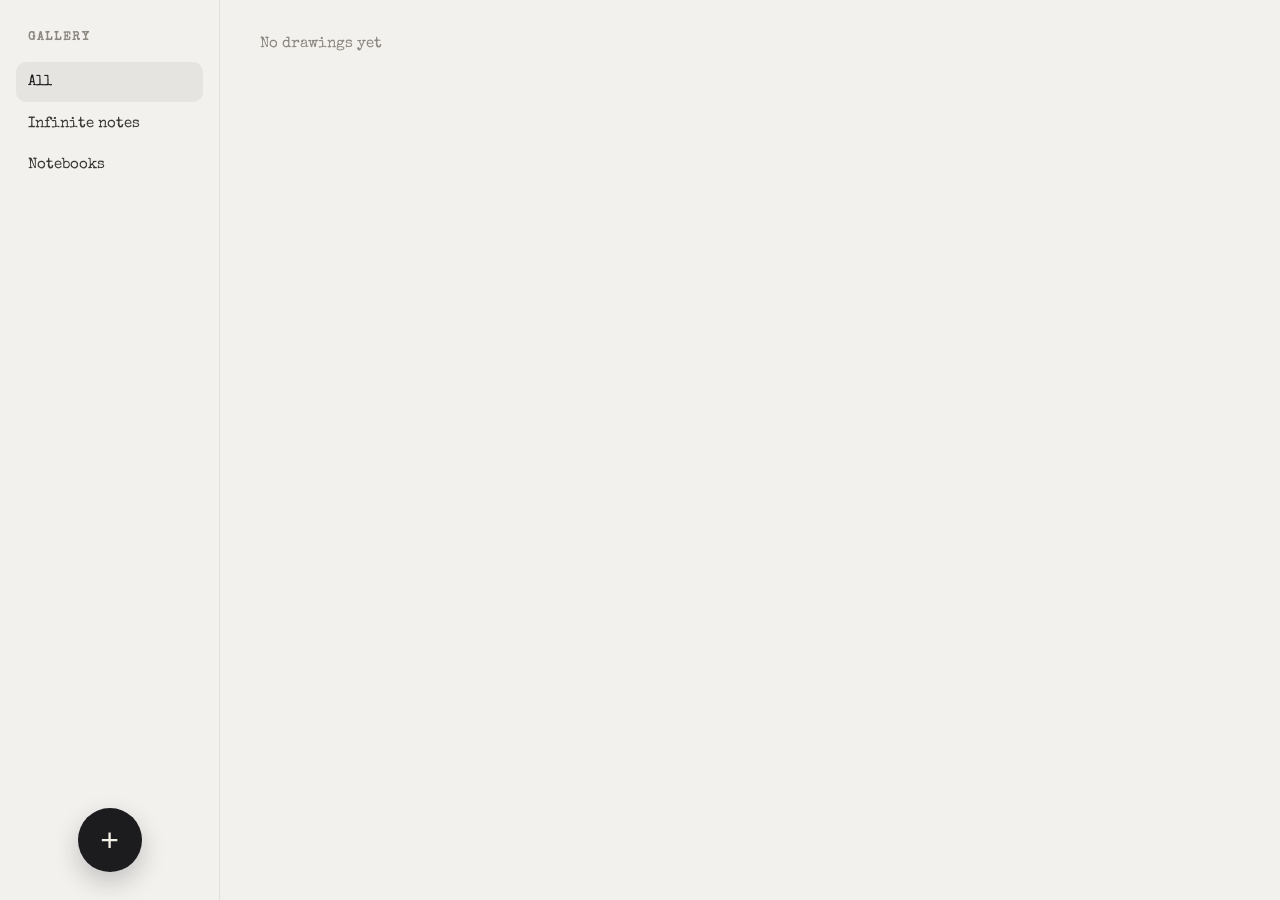
<file: index.html>
<!DOCTYPE html>
<html lang="en">
<head>
  <meta charset="UTF-8" />
  <meta name="viewport" content="width=device-width, initial-scale=1.0" />
  <title>Vector Drawing App — Concepts-like</title>
  <link rel="preconnect" href="https://fonts.googleapis.com" />
  <link rel="preconnect" href="https://fonts.gstatic.com" crossorigin />
  <link href="https://fonts.googleapis.com/css2?family=Special+Elite&display=swap" rel="stylesheet" />
  <link rel="stylesheet" href="./css/app.css" />
  <link rel="stylesheet" href="./css/style-wheel.css" />
</head>
<body class="is-home">
  <svg width="0" height="0" style="position:absolute" aria-hidden="true">
    <filter id="ink" x="-1%" y="-1%" width="102%" height="102%" color-interpolation-filters="sRGB">
      <feTurbulence type="fractalNoise" baseFrequency="0.85" numOctaves="3" seed="11" result="n"/>
      <feDisplacementMap id="fDisp" in="SourceGraphic" in2="n" scale="0.5" xChannelSelector="R" yChannelSelector="G" result="d0"/>
      <feGaussianBlur id="fBlur" in="d0" stdDeviation="0.08" result="d"/>
      <feColorMatrix id="fAlpha" in="n" type="matrix" values="0 0 0 0 0  0 0 0 0 0  0 0 0 0 0  0.35 0 0 0 0.9" result="a"/>
      <feComposite in="d" in2="a" operator="in"/>
    </filter>
    <filter id="typeink" x="-2%" y="-8%" width="104%" height="116%" color-interpolation-filters="sRGB">
      <feTurbulence type="fractalNoise" baseFrequency="0.7" numOctaves="3" seed="4" result="n"/>
      <feDisplacementMap id="tDisp" in="SourceGraphic" in2="n" scale="1.2" xChannelSelector="R" yChannelSelector="G" result="d0"/>
      <feGaussianBlur in="d0" stdDeviation="0.25" result="d"/>
      <feTurbulence type="fractalNoise" baseFrequency="0.06 0.5" numOctaves="2" seed="9" result="n2"/>
      <feColorMatrix id="tA1" in="n" type="matrix" values="0 0 0 0 0  0 0 0 0 0  0 0 0 0 0  1.3 0 0 0 0.3" result="a1"/>
      <feColorMatrix id="tA2" in="n2" type="matrix" values="0 0 0 0 0  0 0 0 0 0  0 0 0 0 0  1 0 0 0 0.5" result="a2"/>
      <feComposite in="d" in2="a1" operator="in" result="e"/>
      <feComposite in="e" in2="a2" operator="in"/>
    </filter>
  </svg>
  <canvas id="stage"></canvas>

  <button id="homeBack" type="button" title="Gallery" aria-label="Gallery">
    <svg viewBox="0 0 24 24" width="18" height="18" aria-hidden="true">
      <rect x="3.5" y="3.5" width="7" height="7" rx="1.4" fill="none" stroke="currentColor" stroke-width="1.7"/>
      <rect x="13.5" y="3.5" width="7" height="7" rx="1.4" fill="none" stroke="currentColor" stroke-width="1.7"/>
      <rect x="3.5" y="13.5" width="7" height="7" rx="1.4" fill="none" stroke="currentColor" stroke-width="1.7"/>
      <rect x="13.5" y="13.5" width="7" height="7" rx="1.4" fill="none" stroke="currentColor" stroke-width="1.7"/>
    </svg>
  </button>

  <div id="home">
    <aside id="homeSide" aria-label="Gallery">
      <p class="home-brand">Gallery</p>
      <nav>
        <button type="button" data-filter="all" aria-pressed="true">All</button>
        <button type="button" data-filter="infinite" aria-pressed="false">Infinite notes</button>
        <button type="button" data-filter="notebook" aria-pressed="false">Notebooks</button>
      </nav>
      <div class="home-new">
        <div id="homeChooser" class="home-chooser" hidden>
          <div id="homeChooserKinds">
            <button type="button" id="homeNotebook">
              <strong>Notebook</strong>
              <span>A full-screen page</span>
            </button>
            <button type="button" id="homeInfinite">
              <strong>Infinite note</strong>
              <span>An open canvas</span>
            </button>
          </div>
          <form id="homeNotebookSetup" class="home-notebook-setup" hidden>
            <label class="home-setup-name">
              <span>Name</span>
              <input id="homeNotebookName" type="text" maxlength="80" autocomplete="off" />
            </label>
            <label class="home-setup-classic">
              <input id="homeNotebookClassic" type="checkbox" />
              <span>Classic</span>
            </label>
            <div class="home-setup-actions">
              <button type="button" id="homeNotebookCancel">Back</button>
              <button type="submit" id="homeNotebookCreate">Create</button>
            </div>
          </form>
        </div>
        <button type="button" id="homeAdd" aria-expanded="false" aria-label="New drawing">+</button>
      </div>
    </aside>
    <div id="homeMain">
      <div id="homeSheets"></div>
      <p id="homeEmpty" class="home-empty">No drawings yet</p>
    </div>
  </div>

  <!-- Workspace panel. Collapsible so the hub stays primary. The mode
       switch at the top decides how much of it exists: Draw carries paper,
       grid and project, Engineer adds the measurement stack. -->
  <button id="panelToggle" aria-label="Toggle settings panel" aria-expanded="true" title="Settings">⚙</button>
  <div id="panel">
    <div id="modeSwitch" class="segmented" role="radiogroup" aria-label="Workspace">
      <button type="button" data-mode="draw" role="radio" aria-checked="true"
              title="Paper and brushes">Draw</button>
      <button type="button" data-mode="engineer" role="radio" aria-checked="false"
              title="Units, dimensions and artboards">Engineer</button>
    </div>

    <h2>Paper</h2>
    <div id="bgSwatches" class="swatch-row"></div>
    <input id="bgCustomColor" type="color" value="#F4F0E6" class="hidden-input" />
    <div class="row">
      <span id="textureLabel" class="field-label">Texture</span>
      <button id="textureToggle" class="switch" role="switch" aria-checked="true" aria-pressed="true"
              aria-labelledby="textureLabel" title="Paper grain"><span></span></button>
    </div>
    <div class="row">
      <span id="mathLabel" class="field-label">Math assist</span>
      <button id="mathToggle" class="switch" role="switch" aria-checked="true" aria-pressed="true"
              aria-labelledby="mathLabel"
              title="Quietly recognize and augment math on the canvas"><span></span></button>
    </div>

    <div class="section-head">
      <h2 id="gridHeading">Grid</h2>
      <button id="gridToggle" class="switch" role="switch" aria-checked="false" aria-pressed="false"
              aria-labelledby="gridHeading" title="Show grid"><span></span></button>
    </div>
    <div id="gridPatterns" class="pattern-row"></div>
    <div id="gridFields" class="field-stack">
      <div class="row">
        <label for="gridOpacity">Strength</label>
        <input id="gridOpacity" type="range" min="5" max="100" step="1" value="45" />
      </div>
      <div class="row">
        <label for="gridColor">Colour</label>
        <div class="color-controls">
          <button id="gridColorAuto" type="button" class="chip" title="Contrast with the paper">Auto</button>
          <input id="gridColor" type="color" value="#465064" class="color-chip" title="Pick a grid colour" />
        </div>
      </div>
    </div>
    <div id="engineerOnly">
      <h2>Scale</h2>
      <div class="field-stack">
        <div class="row">
          <label for="unit">Unit</label>
          <select id="unit">
            <option value="m">meters</option>
            <option value="mm">millimeters</option>
            <option value="cm">centimeters</option>
            <option value="ft">feet</option>
            <option value="in">inches</option>
          </select>
        </div>
        <div class="row">
          <label for="scale">1 unit =</label>
          <input id="scale" type="number" min="0.0001" step="0.1" value="1" />
        </div>
        <div class="row">
          <label for="showDims">Dimensions</label>
          <select id="showDims">
            <option value="cad">CAD</option>
            <option value="labels">Labels</option>
            <option value="off">Off</option>
          </select>
        </div>
      </div>

      <h2>Artboard</h2>
      <div class="actions-row">
        <button id="addArtboard" title="Add an artboard framing the current view">Add at view</button>
      </div>
    </div>

    <h2>Project</h2>
    <div class="actions-row three">
      <button id="saveProject" title="Save a .vda project file">Save</button>
      <button id="loadProject" title="Open a .vda project file">Open</button>
      <button id="exportSvg" title="Export the drawing as SVG">SVG</button>
    </div>
    <div class="actions-row">
      <button id="fitArtboard" title="Zoom so everything fits on screen">Zoom to fit</button>
    </div>

    <details class="shortcuts">
      <summary>Shortcuts</summary>
      <dl>
        <dt>Pan</dt><dd>Space-drag or middle-drag</dd>
        <dt>Zoom</dt><dd>Wheel</dd>
        <dt>Undo</dt><dd>Ctrl+Z / Ctrl+Shift+Z</dd>
        <dt>Delete</dt><dd>Del</dd>
        <dt>Duplicate</dt><dd>Ctrl+D</dd>
        <dt class="engineer-only-hint">Measure</dt>
        <dd class="engineer-only-hint">Double-click a shape</dd>
      </dl>
    </details>
  </div>

  <!-- Measurement editor — opens on double-click of a shape. -->
  <div id="measureDialog" class="float-dialog hidden" role="dialog" aria-labelledby="measureTitle">
    <form id="measureForm" novalidate>
      <h3 id="measureTitle">Edit measurement</h3>
      <div id="measureFields"></div>
      <p id="measureError" class="float-note" hidden></p>
      <div class="measure-actions">
        <button type="button" id="measureCancel">Cancel</button>
        <button type="submit" class="primary">Apply</button>
      </div>
    </form>
  </div>

  <div id="mathEditDialog" class="float-dialog hidden" role="dialog" aria-labelledby="mathEditTitle">
    <form id="mathEditForm" novalidate>
      <h3 id="mathEditTitle">Expression</h3>
      <input id="mathEditInput" type="text" autocomplete="off" spellcheck="false"
             placeholder="2*x+5=15" />
      <p id="mathEditError" class="float-note" hidden></p>
      <div class="measure-actions">
        <button type="button" id="mathEditCancel">Cancel</button>
        <button type="submit" class="primary">Apply</button>
      </div>
    </form>
  </div>

  <!-- ES module entry. Serves the modular app; run via a local server
       (e.g. `python3 -m http.server` in this folder) so module imports
       resolve. Opening index.html directly over file:// will not work. -->
  <script type="module" src="./js/app.js"></script>
</body>
</html>
</file>
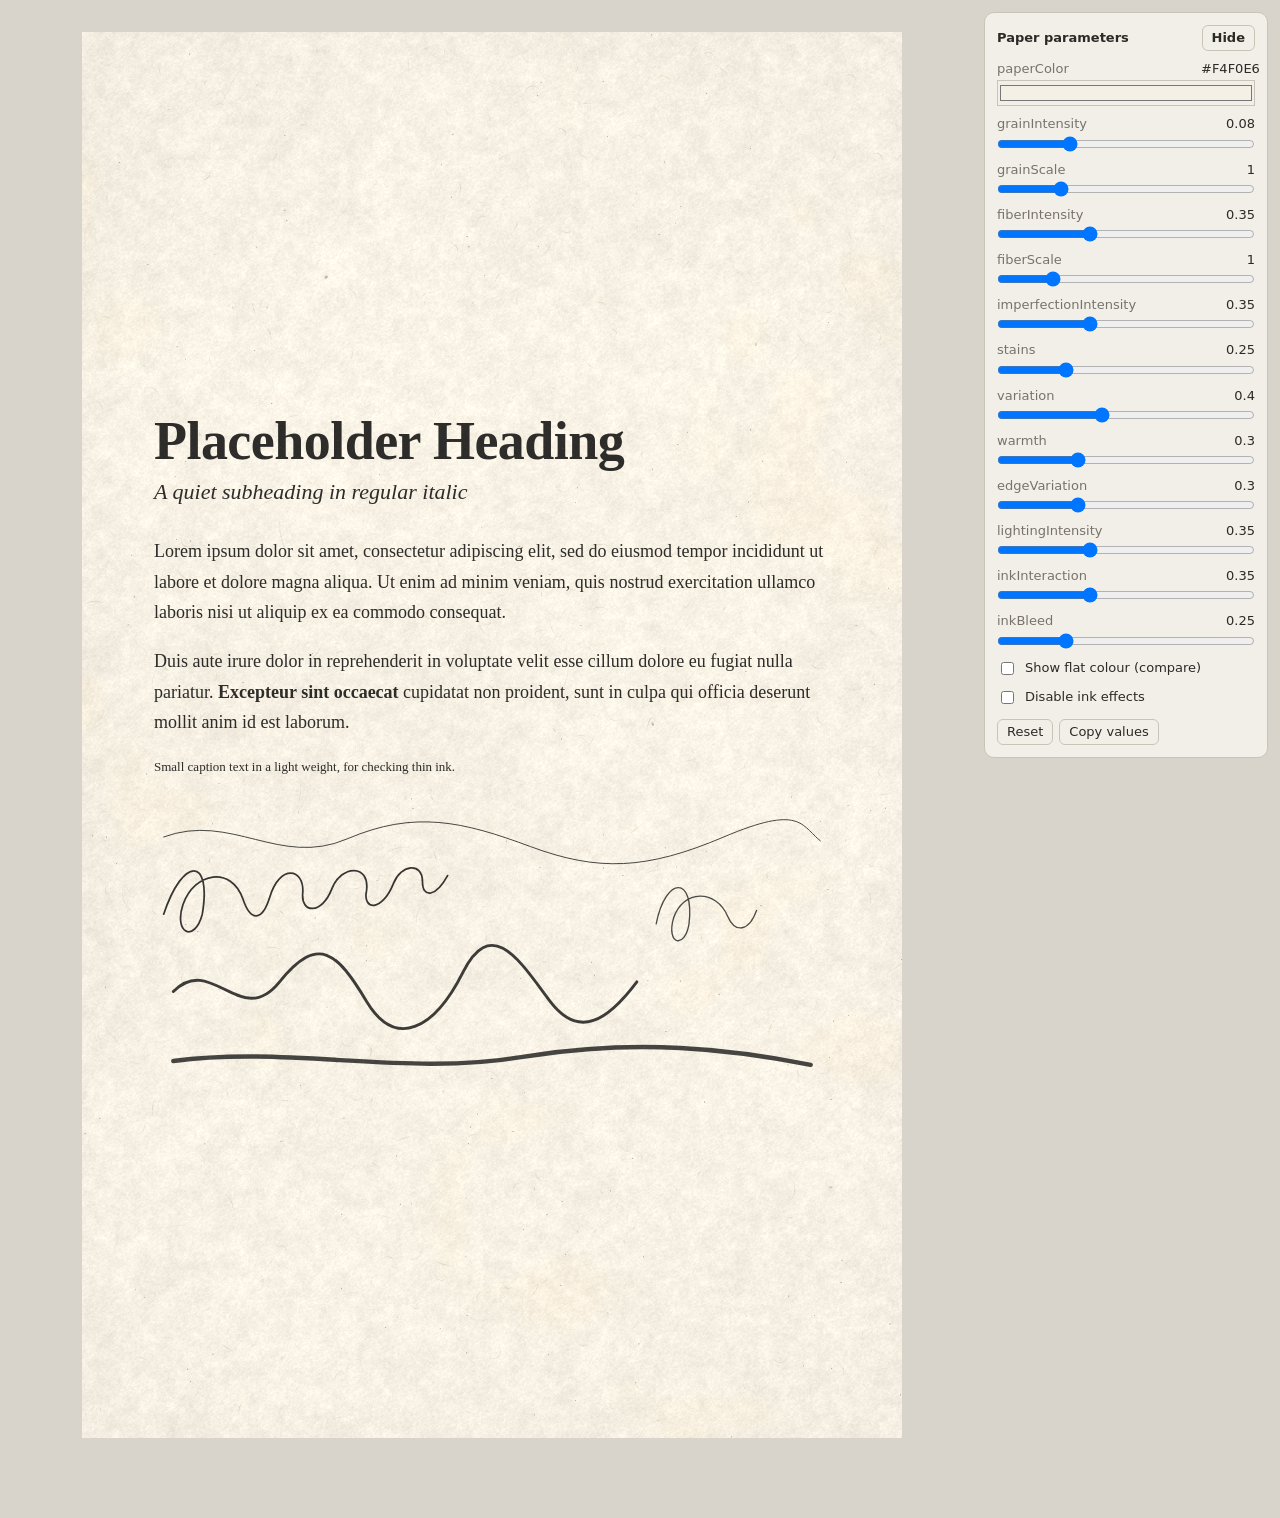
<file: paper-lab.html>
<!DOCTYPE html>
<html lang="en">
<head>
<meta charset="utf-8">
<meta name="viewport" content="width=device-width, initial-scale=1, viewport-fit=cover">
<title>PaperSurface Test Sheet</title>
<style>
:root{box-sizing:border-box;padding-top:env(safe-area-inset-top,0px);padding-bottom:env(safe-area-inset-bottom,0px);
--bg:#d8d4cb;--panel:#f2efe8;--panel-ink:#2b2a27;--muted:#77736a;--line:#c9c4b8}
html{scroll-padding-top:env(safe-area-inset-top,0px)}
@media (prefers-color-scheme:dark){:root:not([data-theme="light"]){--bg:#262624;--panel:#323230;--panel-ink:#e8e5dc;--muted:#a09c91;--line:#4a4944}}
:root[data-theme="dark"]{--bg:#262624;--panel:#323230;--panel-ink:#e8e5dc;--muted:#a09c91;--line:#4a4944}
*{box-sizing:border-box}
body{margin:0;background:var(--bg);color:var(--panel-ink);font:13px/1.4 system-ui,-apple-system,"Segoe UI",sans-serif}
main{padding:32px 16px 80px;transition:padding .2s}
@media(min-width:900px){body.open main{padding-right:312px}}
.sheet{position:relative;isolation:isolate;width:min(820px,100%);margin:0 auto;background:#F4F0E6}
.sheet canvas{position:absolute;inset:0;width:100%;height:100%;z-index:0}
.ink{position:relative;z-index:1;padding:380px 72px 340px;color:#2e2e2e;font-family:Georgia,"Iowan Old Style","Times New Roman",serif;mix-blend-mode:multiply;filter:url(#ink)}
.ink h1{font-size:54px;line-height:1.1;margin:0 0 6px;font-weight:700;letter-spacing:-.01em}
.ink h2{font-size:22px;font-weight:400;margin:0 0 28px;font-style:italic}
.ink p{font-size:18px;line-height:1.7;margin:0 0 18px}
.ink .small{font-size:13px;font-weight:300}
.ink svg{display:block;width:100%;height:auto;margin:30px 0 0;overflow:visible}
.ink svg path{fill:none;stroke:#2e2e2e;stroke-linecap:round;stroke-linejoin:round}
#panel{position:fixed;top:calc(12px + env(safe-area-inset-top,0px));right:12px;width:284px;max-height:calc(100vh - 24px);overflow:auto;background:var(--panel);border:1px solid var(--line);border-radius:10px;padding:12px;z-index:5}
body:not(.open) #panel .body{display:none}
#panel header{display:flex;justify-content:space-between;align-items:center;font-weight:600}
button{font:inherit;color:inherit;background:transparent;border:1px solid var(--line);border-radius:6px;padding:3px 9px;cursor:pointer}
.row{display:grid;grid-template-columns:1fr 54px;gap:2px 8px;margin-top:9px}
.row label{color:var(--muted)}.row output{text-align:right;font-variant-numeric:tabular-nums}
.row input[type=range]{grid-column:1/3;width:100%;margin:0}
.row input[type=color]{grid-column:1/3;width:100%;height:26px;padding:0;border:1px solid var(--line);background:none}
.chk{display:flex;gap:8px;margin-top:10px;align-items:center}
.btns{display:flex;gap:6px;margin-top:12px}
@media(max-width:899px){#panel{top:auto;bottom:0;right:0;left:0;width:auto;max-height:42vh;border-radius:10px 10px 0 0;padding-bottom:calc(12px + env(safe-area-inset-bottom,0px))}}
</style>
</head>
<body class="open">
<svg width="0" height="0" style="position:absolute" aria-hidden="true">
<filter id="ink" x="-1%" y="-1%" width="102%" height="102%" color-interpolation-filters="sRGB">
<feTurbulence type="fractalNoise" baseFrequency="0.85" numOctaves="3" seed="11" result="n"/>
<feDisplacementMap id="fDisp" in="SourceGraphic" in2="n" scale="0.5" xChannelSelector="R" yChannelSelector="G" result="d0"/>
<feGaussianBlur id="fBlur" in="d0" stdDeviation="0.08" result="d"/>
<feColorMatrix id="fAlpha" in="n" type="matrix" values="0 0 0 0 0 0 0 0 0 0 0 0 0 0 0 0.35 0 0 0 0.9" result="a"/>
<feComposite in="d" in2="a" operator="in"/>
</filter>
</svg>
<main>
<div class="sheet" id="sheet">
<canvas id="paper"></canvas>
<div class="ink">
<h1>Placeholder Heading</h1>
<h2>A quiet subheading in regular italic</h2>
<p>Lorem ipsum dolor sit amet, consectetur adipiscing elit, sed do eiusmod tempor incididunt ut labore et dolore magna aliqua. Ut enim ad minim veniam, quis nostrud exercitation ullamco laboris nisi ut aliquip ex ea commodo consequat.</p>
<p>Duis aute irure dolor in reprehenderit in voluptate velit esse cillum dolore eu fugiat nulla pariatur. <strong>Excepteur sint occaecat</strong> cupidatat non proident, sunt in culpa qui officia deserunt mollit anim id est laborum.</p>
<p class="small">Small caption text in a light weight, for checking thin ink.</p>
<svg viewBox="0 0 700 300" role="img" aria-label="Sample handwritten strokes in several ink weights">
<path stroke-width="1" opacity=".9" d="M10 30 C80 4 130 62 200 32 S320 14 390 40 S510 64 590 30 S670 18 690 34"/>
<path stroke-width="1.8" opacity=".95" d="M10 110 c20-60 50-60 40 0 c-8 30-30 20-20-10 c12-34 50-40 62-6 c8 24 20 24 28-2 c10-34 36-30 34-4 c-2 22 20 22 30-4 c10-26 40-26 36 2 c-4 20 16 22 28-8 c8-20 30-22 30-2 c0 18 14 16 26-6"/>
<path stroke-width="3" opacity=".92" d="M20 190 C60 150 90 230 130 180 S190 150 220 200 S290 230 320 170 S380 160 410 200 S470 220 500 180"/>
<path stroke-width="4.6" opacity=".88" d="M20 262 C140 246 260 278 380 258 S600 250 680 266"/>
<path stroke-width="1.4" opacity=".85" d="M520 120 c10-50 40-50 34 0 c-4 26-24 22-16-6 c10-30 44-30 56-2 c8 18 22 16 30-6"/>
</svg>
</div>
</div>
</main>
<aside id="panel">
<header><span>Paper parameters</span><button id="tog">Hide</button></header>
<div class="body">
<div id="ctrls"></div>
<label class="chk"><input type="checkbox" id="flat"> Show flat colour (compare)</label>
<label class="chk"><input type="checkbox" id="noink"> Disable ink effects</label>
<div class="btns"><button id="reset">Reset</button><button id="copy">Copy values</button></div>
</div>
</aside>
<script>
const DEF={paperColor:'#F4F0E6',grainIntensity:.08,grainScale:1,fiberIntensity:.35,fiberScale:1,imperfectionIntensity:.35,stains:.25,variation:.4,warmth:.3,edgeVariation:.3,lightingIntensity:.35,inkInteraction:.35,inkBleed:.25};
const RANGE={grainIntensity:[0,.3,.001],grainScale:[.4,3,.01],fiberIntensity:[0,1,.01],fiberScale:[.5,3,.01],imperfectionIntensity:[0,1,.01],stains:[0,1,.01],variation:[0,1,.01],warmth:[0,1,.01],edgeVariation:[0,1,.01],lightingIntensity:[0,1,.01],inkInteraction:[0,1,.01],inkBleed:[0,1,.01]};
const P={...DEF};
const FS=`precision highp float;
uniform vec2 uRes,uSize;uniform float uDpr;uniform vec3 uColor;
uniform float uGrain,uGrainS,uFiber,uFiberS,uImp,uStain,uVar,uWarm,uEdge,uLight;
float h12(vec2 p){vec3 q=fract(vec3(p.xyx)*.1031);q+=dot(q,q.yzx+33.33);return fract((q.x+q.y)*q.z);}
vec2 h22(vec2 p){vec3 q=fract(vec3(p.xyx)*vec3(.1031,.1030,.0973));q+=dot(q,q.yzx+33.33);return fract((q.xx+q.yz)*q.zy);}
float vn(vec2 p){vec2 i=floor(p),f=fract(p),u=f*f*(3.-2.*f);
return mix(mix(h12(i),h12(i+vec2(1,0)),u.x),mix(h12(i+vec2(0,1)),h12(i+vec2(1,1)),u.x),u.y);}
float fibers(vec2 p,float cell,float prob,out float tone){
vec2 id=floor(p/cell),f=p/cell-id;float acc=0.;tone=0.;
for(int j=-1;j<=1;j++)for(int i=-1;i<=1;i++){
vec2 o=vec2(float(i),float(j)),c=id+o;
if(h12(c+19.1)>prob)continue;
vec2 ctr=o+h22(c+7.3);float ang=h12(c+3.7)*6.2832,len=.25+h12(c+11.3)*.6;
vec2 dir=vec2(cos(ang),sin(ang)),d=f-ctr;
float t=clamp(dot(d,dir),-len*.5,len*.5),k=t/(len*.5);
vec2 q=d-dir*t-vec2(-dir.y,dir.x)*(1.-k*k)*len*.4*(h12(c+5.5)-.5)*2.;
float thPx=.25+.4*h12(c+23.1),dpx=length(q)*cell;
float a=(1.-smoothstep(thPx*.5,thPx*.5+.7,dpx))*(.25+.75*h12(c+31.7))*(1.-abs(k)*.8);
if(a>acc){acc=a;tone=h12(c+41.3)<.3?1.:-1.;}}
return acc;}
void main(){
vec2 w=vec2(gl_FragCoord.x,uRes.y-gl_FragCoord.y)/uDpr;
vec3 col=uColor*(vec3(1.)+uWarm*vec3(.02,.006,-.04));
float low=vn(w/420.+3.1)*.6+vn(w/150.+9.7)*.4-.5;
col+=low*uVar*.06;
float gs=uGrainS;
float g=(vn(w/(1.3*gs))-.5)*.5+(vn(w/(2.7*gs)+17.)-.5)*.35+(vn(w/(.8*gs)+41.)-.5)*.3;
vec2 r=mat2(.8,.6,-.6,.8)*w;
g+=(vn(vec2(r.x*.3,r.y*1.1)/gs+5.)-.5)*.35;
g+=(vn(w/9.+71.)-.5)*.45+(vn(w/22.+5.)-.5)*.3;
col+=g*uGrain;
float tone,t2;float fa=fibers(w,22.*uFiberS,.3,tone);float fb=fibers(w+300.,64.*uFiberS,.09,t2);
col+=(tone>0.?vec3(fa*.08):-fa*vec3(.2,.25,.34))*uFiber;
col+=(t2>0.?vec3(fb*.06):-fb*vec3(.16,.2,.27))*uFiber;
float cs=14.;vec2 pid=floor(w/cs);
if(h12(pid+91.7)>.97){vec2 pc=(pid+.2+.6*h22(pid+13.1))*cs;float rad=.3+.3*h12(pid+5.9);
col=mix(col,vec3(.12),(1.-smoothstep(rad*.5,rad+.5,length(w-pc)))*uImp*.8);}
vec2 fid=floor(w/90.);
for(int j=-1;j<=1;j++)for(int i=-1;i<=1;i++){
vec2 c=fid+vec2(float(i),float(j));if(h12(c+201.3)>.06)continue;
vec2 d=w-(c+.15+.7*h22(c+17.7))*90.;float ang=h12(c+3.3)*6.28,ca=cos(ang),sa=sin(ang);
d=vec2(ca*d.x+sa*d.y,-sa*d.x+ca*d.y);d.y*=1.+h12(c+9.1);
float R=(.7+1.5*h12(c+5.9))*(.75+.5*vn(d*1.3+c));
float a=1.-smoothstep(R*.6,R+.5,length(d));float s=h12(c+66.6);
vec3 tc=s<.5?vec3(.1):s<.7?vec3(.15,.4,.7):s<.85?vec3(.8,.4,.15):vec3(.45,.43,.33);
col=mix(col,tc,a*uImp*.7);}
float st=smoothstep(.6,.82,vn(w/60.+23.))*smoothstep(.5,.72,vn(w/240.+61.));
col+=st*uStain*vec3(.04,-.015,-.06);
vec2 q=(w-uSize*.5)/vec2(uSize.x,uSize.x*1.6);float d2=dot(q,q);
col*=1.+uLight*.1*(.3-1.1*d2);
float e=min(min(w.x,uSize.x-w.x),min(w.y,uSize.y-w.y));
col*=1.-uEdge*.03*(1.-smoothstep(0.,40.+30.*vn(w/50.),e));
col+=(h12(w*uDpr+.5)-.5)/255.;
gl_FragColor=vec4(col,1.);}`;
const sheet=document.getElementById('sheet'),cv=document.getElementById('paper');
const gl=cv.getContext('webgl',{antialias:false,alpha:false});
let U={},raf=0,prog=null,buf=null,loc=-1;
if(gl){
const sh=(t,s)=>{const o=gl.createShader(t);gl.shaderSource(o,s);gl.compileShader(o);return o;};
prog=gl.createProgram();
gl.attachShader(prog,sh(gl.VERTEX_SHADER,'attribute vec2 p;void main(){gl_Position=vec4(p,0.,1.);}'));
gl.attachShader(prog,sh(gl.FRAGMENT_SHADER,FS));gl.linkProgram(prog);
buf=gl.createBuffer();gl.bindBuffer(gl.ARRAY_BUFFER,buf);
gl.bufferData(gl.ARRAY_BUFFER,new Float32Array([-1,-1,1,-1,-1,1,1,1]),gl.STATIC_DRAW);
loc=gl.getAttribLocation(prog,'p');
['uRes','uSize','uDpr','uColor','uGrain','uGrainS','uFiber','uFiberS','uImp','uStain','uVar','uWarm','uEdge','uLight'].forEach(n=>U[n]=gl.getUniformLocation(prog,n));
}
const rgb=h=>[1,3,5].map(i=>parseInt(h.substr(i,2),16)/255);
function draw(){
raf=0;sheet.style.background=P.paperColor;
if(!gl)return;
const w=sheet.clientWidth,h=sheet.clientHeight;
let dpr=Math.min(window.devicePixelRatio||1,2);
const mx=Math.min(gl.getParameter(gl.MAX_TEXTURE_SIZE),8192);
dpr=Math.min(dpr,mx/Math.max(w,h));
const bw=Math.max(1,Math.round(w*dpr)),bh=Math.max(1,Math.round(h*dpr));
if(cv.width!==bw||cv.height!==bh){cv.width=bw;cv.height=bh;}
gl.viewport(0,0,cv.width,cv.height);
gl.useProgram(prog);
gl.bindBuffer(gl.ARRAY_BUFFER,buf);
gl.enableVertexAttribArray(loc);
gl.vertexAttribPointer(loc,2,gl.FLOAT,false,0,0);
gl.uniform2f(U.uRes,cv.width,cv.height);gl.uniform2f(U.uSize,w,h);gl.uniform1f(U.uDpr,dpr);
gl.uniform3fv(U.uColor,rgb(P.paperColor));
gl.uniform1f(U.uGrain,P.grainIntensity);gl.uniform1f(U.uGrainS,P.grainScale);
gl.uniform1f(U.uFiber,P.fiberIntensity);gl.uniform1f(U.uFiberS,P.fiberScale);
gl.uniform1f(U.uImp,P.imperfectionIntensity);gl.uniform1f(U.uStain,P.stains);gl.uniform1f(U.uVar,P.variation);
gl.uniform1f(U.uWarm,P.warmth);gl.uniform1f(U.uEdge,P.edgeVariation);gl.uniform1f(U.uLight,P.lightingIntensity);
gl.drawArrays(gl.TRIANGLE_STRIP,0,4);
}
const schedule=()=>{if(!raf)raf=requestAnimationFrame(draw);};
function ink(){
const k=P.inkInteraction,on=!document.getElementById('noink').checked;
document.querySelector('.ink').style.filter=on?'url(#ink)':'none';
document.getElementById('fAlpha').setAttribute('values',`0 0 0 0 0 0 0 0 0 0 0 0 0 0 0 ${k} 0 0 0 ${1-k*.35}`);
document.getElementById('fDisp').setAttribute('scale',(P.inkBleed*2).toFixed(3));
document.getElementById('fBlur').setAttribute('stdDeviation',(P.inkBleed*.35).toFixed(3));
}
function update(){schedule();ink();}
const ctrls=document.getElementById('ctrls'),ins={};
function addRow(k){
const d=document.createElement('div');d.className='row';
const lab=document.createElement('label');lab.textContent=k;
const out=document.createElement('output');
const inp=document.createElement('input');
if(k==='paperColor'){inp.type='color';out.textContent=P[k];}
else{const r=RANGE[k];inp.type='range';inp.min=r[0];inp.max=r[1];inp.step=r[2];out.textContent=P[k];}
inp.value=P[k];inp.setAttribute('aria-label',k);
inp.oninput=()=>{P[k]=k==='paperColor'?inp.value:+inp.value;out.textContent=P[k];update();};
ins[k]=[inp,out];d.append(lab,out,inp);ctrls.appendChild(d);
}
Object.keys(DEF).forEach(addRow);
document.getElementById('flat').onchange=e=>{cv.style.display=e.target.checked?'none':'block';};
document.getElementById('noink').onchange=ink;
document.getElementById('reset').onclick=()=>{Object.assign(P,DEF);for(const k in ins){ins[k][0].value=P[k];ins[k][1].textContent=P[k];}update();};
document.getElementById('copy').onclick=async e=>{const t=JSON.stringify(P,null,2);try{await navigator.clipboard.writeText(t);e.target.textContent='Copied';}catch(_){e.target.textContent='Copy failed';}setTimeout(()=>e.target.textContent='Copy values',1200);};
const tog=document.getElementById('tog');
const setOpen=o=>{document.body.classList.toggle('open',o);tog.textContent=o?'Hide':'Show';};
tog.onclick=()=>setOpen(!document.body.classList.contains('open'));
addEventListener('keydown',e=>{if(e.key==='d'&&!/INPUT|TEXTAREA/.test(e.target.tagName))tog.click();});
new ResizeObserver(schedule).observe(sheet);
update();
</script>
</body>
</html>
</file>
<file: css/app.css>
/* ------------------------------------------------------------------
   Reset & layout — eliminate scrollbars/margins so the canvas fills
   the viewport without distortion.
------------------------------------------------------------------ */
*,
*::before,
*::after {
  margin: 0;
  padding: 0;
  box-sizing: border-box;
}

html,
body {
  /* Shared by the settings panel and the floating editors. */
  --panel-body: rgba(30, 31, 36, 0.965);
  --panel-ink: #8d93a1;
  --panel-ink-hi: #eceef3;
  --panel-line: rgba(255, 255, 255, 0.06);
  --panel-field: rgba(255, 255, 255, 0.045);
  --panel-field-line: rgba(255, 255, 255, 0.1);
  --panel-quick: 110ms;
  --panel-ease-time: 150ms;
  --panel-ease: cubic-bezier(0.22, 0.61, 0.36, 1);
  --panel-shadow:
    inset 0 1px 0 rgba(255, 255, 255, 0.05),
    0 1px 1px rgba(0, 0, 0, 0.4),
    0 9px 20px rgba(0, 0, 0, 0.36);

  width: 100%;
  height: 100%;
  overflow: hidden;
  background: #1e1e22;
  color: #e6e6e6;
  font-family: -apple-system, BlinkMacSystemFont, "Segoe UI", Roboto, sans-serif;
  /* Drag-select is blocked here rather than by preventDefault() on
     pointerdown, which would also suppress the compatibility mouse events
     that dblclick-to-measure depends on. */
  user-select: none;
  -webkit-user-select: none;
}

input,
select,
textarea {
  user-select: text;
  -webkit-user-select: text;
}

#stage {
  display: block;
  width: 100vw;
  height: 100dvh;
  cursor: default;
  touch-action: none;
  -webkit-touch-callout: none;
}

/* A desynchronized full-viewport canvas is promoted to its own overlay on
   tablets, and that overlay takes the taps aimed at the gallery. Park it
   offscreen until a drawing is open so the buttons receive the touch. */
body.is-home #stage {
  visibility: hidden;
  pointer-events: none;
  transform: translate3d(-120vw, 0, 0);
}

#stage.panning { cursor: grabbing; }
#stage.pannable { cursor: grab; }

/* ------------------------------------------------------------------
   Collapsible settings panel — secondary to the control wheel
------------------------------------------------------------------ */
#panelToggle {
  position: fixed;
  top: 12px;
  right: 12px;
  width: 34px;
  height: 34px;
  border-radius: 50%;
  border: 1px solid rgba(255, 255, 255, 0.12);
  background: rgba(20, 20, 24, 0.94);
  color: #cfcfd6;
  font-size: 16px;
  cursor: pointer;
  /* Above the style wheel. On a small window the wheel fills the corner
     this button sits in, and a lower layer makes the settings look gone. */
  z-index: 20;
}

#panelToggle:hover { background: rgba(40, 40, 48, 0.95); color: #fff; }

#panelToggle:active { transform: translateY(1px); }

#panelToggle:focus-visible {
  outline: none;
  box-shadow: 0 0 0 2px rgba(255, 255, 255, 0.8);
}

/* ------------------------------------------------------------------
   Side panel — precision / scale settings (collapsible)
------------------------------------------------------------------ */
#panel {
  /* Same surfaces and timings as the console, so the two read as parts of
     one instrument rather than two dark rectangles that happen to share a
     screen. See css/style-wheel.css for where these come from. */
  position: fixed;
  top: 54px;
  right: 12px;
  width: min(232px, calc(100vw - 24px));
  max-height: calc(100dvh - 68px);
  overflow-y: auto;
  /* Reserve the gutter in both modes. Engineer overflows and Draw does not,
     and without this the preview tiles resize every time you switch. */
  scrollbar-gutter: stable;
  padding: 13px;
  background: var(--panel-body);
  border: 1px solid var(--panel-line);
  border-radius: 11px;
  /* Contact shadow plus an ambient one: the panel rests on the canvas. */
  box-shadow: var(--panel-shadow);
  /* Above the style wheel so a narrow screen can still reach these controls. */
  z-index: 14;
  user-select: none;
  font-size: 12px;
  display: flex;
  flex-direction: column;
  gap: 11px;
  transition:
    opacity var(--panel-ease-time) var(--panel-ease),
    transform var(--panel-ease-time) var(--panel-ease);
  scrollbar-width: thin;
  scrollbar-color: rgba(255, 255, 255, 0.14) transparent;
}

#panel.collapsed {
  opacity: 0;
  transform: translateX(12px);
  pointer-events: none;
}

#panel h2 {
  font-size: 10px;
  text-transform: uppercase;
  letter-spacing: 0.09em;
  color: var(--panel-ink);
  font-weight: 600;
}

/* Hairline above each section so the panel reads as machined bands. The
   mode switch is always the first child, so every heading below it earns
   one; the heading nested inside a section-head is not its own band. */
#panel h2,
#panel .section-head {
  padding-top: 10px;
  border-top: 1px solid rgba(255, 255, 255, 0.055);
}

#panel .section-head h2 {
  padding-top: 0;
  border-top: none;
}

/* Engineer-only block: its own band stack, and genuinely gone in Draw
   rather than collapsed to a zero-height flex item. */
#engineerOnly {
  display: flex;
  flex-direction: column;
  gap: 11px;
}

#engineerOnly[hidden] { display: none; }
.engineer-only-hint[hidden] { display: none; }

#panel .row {
  display: flex;
  align-items: center;
  justify-content: space-between;
  gap: 8px;
}

/* A <label for> cannot point at a button, so switch rows name themselves
   with a span and aria-labelledby. Both read the same. */
#panel label,
#panel .field-label { color: #b8b8c0; }

#panel select,
#panel input[type="number"] {
  appearance: none;
  background: rgba(255, 255, 255, 0.045);
  border: 1px solid rgba(255, 255, 255, 0.1);
  color: #c9ced9;
  border-radius: 6px;
  padding: 6px 8px;
  font: 11.5px/1 ui-monospace, SFMono-Regular, Menlo, monospace;
  width: 100px;
  cursor: pointer;
  transition: background var(--panel-quick) var(--panel-ease);
}

/* The native dropdown arrow is the one piece of OS chrome left in the
   panel, so it is replaced with a chevron in the panel's own ink. */
#panel select {
  padding-right: 22px;
  background-image:
    linear-gradient(45deg, transparent 50%, var(--panel-ink) 50%),
    linear-gradient(135deg, var(--panel-ink) 50%, transparent 50%);
  background-position: right 11px top 50%, right 7px top 50%;
  background-size: 4px 4px, 4px 4px;
  background-repeat: no-repeat;
}

#panel select:hover,
#panel input[type="number"]:hover { background-color: rgba(255, 255, 255, 0.08); }

#panel select:focus-visible,
#panel input[type="number"]:focus-visible {
  outline: none;
  border-color: rgba(255, 255, 255, 0.35);
}

/* --- Mode switch ------------------------------------------------------
   Two named workspaces, shown as one track with the active half seated
   into it. A segmented control rather than a checkbox because neither
   side is the "off" state -- Draw is not Engineer switched off. */
.segmented {
  display: grid;
  grid-template-columns: 1fr 1fr;
  gap: 2px;
  padding: 2px;
  border-radius: 7px;
  background: rgba(0, 0, 0, 0.42);
  box-shadow:
    inset 0 1px 2px rgba(0, 0, 0, 0.6),
    inset 0 -1px 0 rgba(255, 255, 255, 0.05);
}

.segmented button {
  appearance: none;
  border: none;
  border-radius: 5px;
  background: none;
  color: var(--panel-ink);
  font: 600 11px/1 inherit;
  letter-spacing: 0.05em;
  padding: 7px 4px;
  cursor: pointer;
  transition:
    background var(--panel-quick) var(--panel-ease),
    color var(--panel-quick) var(--panel-ease);
}

.segmented button:hover { color: #b6bcc8; }

.segmented button.active {
  background: rgba(255, 255, 255, 0.1);
  color: var(--panel-ink-hi);
  box-shadow:
    inset 0 1px 0 rgba(255, 255, 255, 0.12),
    0 1px 2px rgba(0, 0, 0, 0.45);
}

.segmented button:focus-visible {
  outline: none;
  box-shadow: 0 0 0 2px rgba(255, 255, 255, 0.8);
}

/* --- Action rows ------------------------------------------------------ */
.actions-row {
  display: grid;
  grid-template-columns: 1fr;
  gap: 6px;
}

.actions-row.three { grid-template-columns: repeat(3, 1fr); }

.actions-row button {
  appearance: none;
  border: 1px solid rgba(255, 255, 255, 0.1);
  background: rgba(255, 255, 255, 0.04);
  color: var(--panel-ink);
  font: 500 11.5px/1 inherit;
  padding: 8px 6px;
  border-radius: 6px;
  cursor: pointer;
  transition:
    background var(--panel-quick) var(--panel-ease),
    color var(--panel-quick) var(--panel-ease);
}

.actions-row button:hover {
  background: rgba(255, 255, 255, 0.09);
  color: #c9ced9;
}

.actions-row button:active { transform: translateY(1px); }

.actions-row button:focus-visible {
  outline: none;
  box-shadow: 0 0 0 2px rgba(255, 255, 255, 0.8);
}

/* --- Shortcuts -------------------------------------------------------- */
/* Folded away by default: it is reference material, not a control, and it
   was the single largest block of standing text in the panel. */
.shortcuts {
  border-top: 1px solid rgba(255, 255, 255, 0.055);
  padding-top: 9px;
}

.shortcuts summary {
  font-size: 10px;
  text-transform: uppercase;
  letter-spacing: 0.09em;
  color: var(--panel-ink);
  font-weight: 600;
  cursor: pointer;
  list-style: none;
}

.shortcuts summary::-webkit-details-marker { display: none; }

.shortcuts summary::after {
  content: "+";
  float: right;
  font-size: 12px;
  line-height: 0.85;
  color: var(--panel-ink);
}

.shortcuts[open] summary::after { content: "\2212"; }

.shortcuts summary:hover { color: #b6bcc8; }

.shortcuts summary:focus-visible {
  outline: none;
  color: var(--panel-ink-hi);
}

.shortcuts dl {
  display: grid;
  grid-template-columns: auto 1fr;
  gap: 3px 10px;
  margin-top: 8px;
  font-size: 10.5px;
  line-height: 1.35;
}

.shortcuts dt { color: var(--panel-ink); }
.shortcuts dd { color: var(--panel-ink-hi); }

/* ------------------------------------------------------------------
   Canvas section — paper and grid.

   These controls borrow the console's rules rather than inventing their
   own: light from the upper left, small tonal steps between surfaces, and
   structure kept neutral so the only saturated thing on screen stays the
   colour you are drawing with. Every choice is a picture of its result —
   the paper presets are real grain tiles and the pattern tiles are real
   lattices — so selection is shown by seating a swatch into the panel
   rather than by ringing it in blue.
------------------------------------------------------------------ */
.section-head {
  display: flex;
  align-items: center;
  justify-content: space-between;
  gap: 8px;
}

.section-head h2 { margin: 0; }

.swatch-row {
  display: grid;
  grid-template-columns: repeat(3, 1fr);
  gap: 7px;
}

.pattern-row {
  display: grid;
  grid-template-columns: repeat(2, 1fr);
  gap: 7px;
}

.swatch,
.pattern {
  appearance: none;
  position: relative;
  display: flex;
  flex-direction: column;
  align-items: stretch;
  gap: 4px;
  padding: 3px;
  border: 1px solid rgba(255, 255, 255, 0.07);
  border-radius: 7px;
  background: rgba(0, 0, 0, 0.22);
  cursor: pointer;
  transition:
    background var(--panel-quick, 110ms) var(--panel-ease, ease),
    border-color var(--panel-quick, 110ms) var(--panel-ease, ease),
    box-shadow var(--panel-quick, 110ms) var(--panel-ease, ease);
}

.swatch canvas,
.pattern canvas {
  display: block;
  width: 100%;
  border-radius: 4px;
}

.swatch canvas { aspect-ratio: 1; }
.pattern canvas { aspect-ratio: 3 / 2; }

.swatch-label,
.pattern-label {
  font-size: 9.5px;
  letter-spacing: 0.04em;
  text-align: center;
  color: var(--panel-ink);
  transition: color var(--panel-quick, 110ms) var(--panel-ease, ease);
}

.swatch:hover,
.pattern:hover {
  background: rgba(255, 255, 255, 0.05);
  border-color: rgba(255, 255, 255, 0.14);
}

.swatch:hover .swatch-label,
.pattern:hover .pattern-label { color: #b6bcc8; }

/* Selected: the tile drops into a socket cut in the panel. The inset
   shadow at the top and the light catch at the bottom are the recessed
   pairing the console uses, so a chosen swatch reads as seated. */
.swatch.active,
.pattern.active {
  background: rgba(0, 0, 0, 0.45);
  border-color: rgba(255, 255, 255, 0.05);
  box-shadow:
    inset 0 2px 4px rgba(0, 0, 0, 0.55),
    inset 0 -1px 0 rgba(255, 255, 255, 0.07),
    0 0 0 1px rgba(255, 255, 255, 0.16);
}

.swatch.active .swatch-label,
.pattern.active .pattern-label {
  color: #eceef3;
}

.swatch:focus-visible,
.pattern:focus-visible {
  outline: none;
  box-shadow: 0 0 0 2px rgba(255, 255, 255, 0.8);
}

/* The clear preset has no paper to render, so its canvas stays empty and
   the checker is drawn by the button itself. */
.swatch-transparent canvas {
  background:
    linear-gradient(45deg, #2b2b32 25%, transparent 25%, transparent 75%, #2b2b32 75%),
    linear-gradient(45deg, #2b2b32 25%, #24242a 25%, #24242a 75%, #2b2b32 75%);
  background-size: 12px 12px;
  background-position: 0 0, 6px 6px;
}

/* Custom shows its current colour, with a spectrum edge marking it as the
   one swatch that opens a picker instead of committing a value. */
.swatch-custom::after {
  content: "";
  position: absolute;
  right: 5px;
  top: 5px;
  width: 9px;
  height: 9px;
  border-radius: 50%;
  background: conic-gradient(#e06c6c, #e0b46c, #6cc47f, #6cabe0, #9b6ce0, #e06c6c);
  box-shadow: 0 0 0 1.5px rgba(10, 11, 14, 0.85);
}

.hidden-input {
  position: absolute;
  width: 0;
  height: 0;
  opacity: 0;
  pointer-events: none;
}

/* Pattern row and its adjustments go inert with the grid switched off. */
.pattern-row.disabled,
.field-stack.disabled {
  opacity: 0.32;
  pointer-events: none;
}

.field-stack {
  display: flex;
  flex-direction: column;
  gap: 8px;
  transition: opacity var(--panel-ease-time, 150ms) var(--panel-ease, ease);
}

/* --- Grid switch ---------------------------------------------------- */
.switch {
  appearance: none;
  flex: none;
  width: 34px;
  height: 18px;
  padding: 0;
  border: none;
  border-radius: 9px;
  background: rgba(0, 0, 0, 0.5);
  box-shadow:
    inset 0 1px 2px rgba(0, 0, 0, 0.7),
    inset 0 -1px 0 rgba(255, 255, 255, 0.06);
  cursor: pointer;
  transition: background var(--panel-ease-time, 150ms) var(--panel-ease, ease);
}

.switch span {
  display: block;
  width: 14px;
  height: 14px;
  margin: 2px;
  border-radius: 50%;
  background: var(--panel-ink);
  box-shadow: 0 1px 2px rgba(0, 0, 0, 0.6);
  transition:
    transform var(--panel-ease-time, 150ms) var(--panel-ease, ease),
    background var(--panel-ease-time, 150ms) var(--panel-ease, ease);
}

.switch[aria-pressed="true"] { background: rgba(255, 255, 255, 0.16); }
.switch[aria-pressed="true"] span {
  transform: translateX(16px);
  background: #eceef3;
}

.switch:focus-visible {
  outline: none;
  box-shadow: 0 0 0 2px rgba(255, 255, 255, 0.8);
}

/* --- Strength slider ------------------------------------------------- */
#panel input[type="range"] {
  appearance: none;
  width: 112px;
  height: 18px;
  background: none;
  cursor: pointer;
}

#panel input[type="range"]::-webkit-slider-runnable-track {
  height: 4px;
  border-radius: 2px;
  background: rgba(0, 0, 0, 0.5);
  box-shadow: inset 0 1px 1px rgba(0, 0, 0, 0.6),
              inset 0 -1px 0 rgba(255, 255, 255, 0.06);
}

#panel input[type="range"]::-moz-range-track {
  height: 4px;
  border-radius: 2px;
  background: rgba(0, 0, 0, 0.5);
}

#panel input[type="range"]::-webkit-slider-thumb {
  appearance: none;
  width: 12px;
  height: 12px;
  margin-top: -4px;
  border-radius: 50%;
  background: #c9ced9;
  box-shadow: 0 1px 2px rgba(0, 0, 0, 0.6);
}

#panel input[type="range"]::-moz-range-thumb {
  width: 12px;
  height: 12px;
  border: none;
  border-radius: 50%;
  background: #c9ced9;
  box-shadow: 0 1px 2px rgba(0, 0, 0, 0.6);
}

#panel input[type="range"]:focus-visible { outline: none; }
#panel input[type="range"]:focus-visible::-webkit-slider-thumb {
  box-shadow: 0 0 0 2px rgba(255, 255, 255, 0.8);
}

/* --- Grid colour ------------------------------------------------------ */
.color-controls {
  display: flex;
  align-items: center;
  gap: 6px;
}

.chip {
  appearance: none;
  height: 22px;
  padding: 0 8px;
  border: 1px solid rgba(255, 255, 255, 0.1);
  border-radius: 5px;
  background: rgba(255, 255, 255, 0.04);
  color: var(--panel-ink);
  font: 500 10.5px/1 inherit;
  letter-spacing: 0.03em;
  cursor: pointer;
  transition:
    background var(--panel-quick, 110ms) var(--panel-ease, ease),
    color var(--panel-quick, 110ms) var(--panel-ease, ease);
}

.chip:hover { background: rgba(255, 255, 255, 0.09); color: #c9ced9; }

.chip.active {
  background: rgba(0, 0, 0, 0.45);
  border-color: rgba(255, 255, 255, 0.05);
  color: #eceef3;
  box-shadow:
    inset 0 1px 3px rgba(0, 0, 0, 0.6),
    inset 0 -1px 0 rgba(255, 255, 255, 0.07);
}

.color-chip {
  appearance: none;
  width: 22px;
  height: 22px;
  padding: 0;
  border: 1px solid rgba(255, 255, 255, 0.14);
  border-radius: 5px;
  background: none;
  cursor: pointer;
}

.color-chip::-webkit-color-swatch-wrapper { padding: 2px; }
.color-chip::-webkit-color-swatch { border: none; border-radius: 3px; }
.color-chip::-moz-color-swatch { border: none; border-radius: 3px; }

.chip:focus-visible,
.color-chip:focus-visible {
  outline: none;
  box-shadow: 0 0 0 2px rgba(255, 255, 255, 0.8);
}

/* ------------------------------------------------------------------
   Floating editors — measurement and expression. Same surface as the
   settings panel so they read as part of the instrument, not a second UI.
------------------------------------------------------------------ */
.float-dialog {
  position: fixed;
  z-index: 20;
  min-width: 228px;
  max-width: calc(100vw - 24px);
  padding: 13px 13px 12px;
  background: var(--panel-body);
  border: 1px solid var(--panel-line);
  border-radius: 11px;
  box-shadow: var(--panel-shadow);
  color: var(--panel-ink-hi);
}

.float-dialog.hidden { display: none; }

.float-dialog h3 {
  margin: 0 0 11px;
  font-size: 10px;
  font-weight: 600;
  letter-spacing: 0.09em;
  text-transform: uppercase;
  color: var(--panel-ink);
}

#mathEditInput {
  display: block;
  width: 100%;
  box-sizing: border-box;
  margin: 0 0 12px;
  background: var(--panel-field);
  border: 1px solid var(--panel-field-line);
  color: var(--panel-ink-hi);
  border-radius: 6px;
  padding: 8px 9px;
  font: 12px/1.3 ui-monospace, SFMono-Regular, Menlo, monospace;
}

#mathEditInput::placeholder { color: var(--panel-ink); }

#mathEditInput:focus {
  outline: none;
  border-color: rgba(255, 255, 255, 0.32);
}

#measureFields {
  display: flex;
  flex-direction: column;
  gap: 8px;
  margin-bottom: 12px;
}

.measure-row {
  display: flex;
  align-items: center;
  justify-content: space-between;
  gap: 12px;
}

.measure-row label {
  font-size: 12px;
  color: #b8b8c0;
  white-space: nowrap;
}

.measure-input-wrap {
  display: flex;
  align-items: center;
  gap: 6px;
  background: var(--panel-field);
  border: 1px solid var(--panel-field-line);
  border-radius: 6px;
  padding-right: 8px;
}

.measure-input-wrap:focus-within {
  border-color: rgba(255, 255, 255, 0.32);
}

.measure-input-wrap input {
  width: 72px;
  border: none;
  background: transparent;
  color: var(--panel-ink-hi);
  padding: 7px 4px 7px 8px;
  text-align: right;
  font: 12px/1 ui-monospace, SFMono-Regular, Menlo, monospace;
  font-variant-numeric: tabular-nums;
}

.measure-input-wrap input:focus { outline: none; }

.measure-input-wrap input::-webkit-outer-spin-button,
.measure-input-wrap input::-webkit-inner-spin-button {
  -webkit-appearance: none;
  margin: 0;
}

.measure-input-wrap input[type="number"] {
  -moz-appearance: textfield;
  appearance: textfield;
}

.measure-unit {
  font: 11px/1 ui-sans-serif, system-ui, sans-serif;
  color: var(--panel-ink);
}

.measure-actions {
  display: flex;
  justify-content: flex-end;
  gap: 6px;
}

.measure-actions button {
  appearance: none;
  border: 1px solid rgba(255, 255, 255, 0.1);
  background: rgba(255, 255, 255, 0.04);
  color: var(--panel-ink);
  font: 500 11.5px/1 inherit;
  padding: 7px 11px;
  border-radius: 6px;
  cursor: pointer;
}

.measure-actions button:hover {
  background: rgba(255, 255, 255, 0.09);
  color: #c9ced9;
}

.measure-actions button:active { transform: translateY(1px); }

.measure-actions button.primary {
  background: rgba(255, 255, 255, 0.1);
  border-color: rgba(255, 255, 255, 0.08);
  color: #eceef3;
  box-shadow: inset 0 1px 0 rgba(255, 255, 255, 0.12);
}

.measure-actions button.primary:hover {
  background: rgba(255, 255, 255, 0.16);
  color: #fff;
}

.measure-actions button:focus-visible {
  outline: none;
  box-shadow: 0 0 0 2px rgba(255, 255, 255, 0.8);
}

.float-note {
  margin: -2px 0 10px;
  font-size: 11.5px;
  line-height: 1.35;
  color: #e4b8aa;
}

.float-note[hidden] { display: none; }

.measure-input-wrap:has(input[aria-invalid="true"]),
#mathEditInput[aria-invalid="true"] {
  border-color: rgba(224, 160, 140, 0.8);
}

#panel input[type="number"]::-webkit-outer-spin-button,
#panel input[type="number"]::-webkit-inner-spin-button {
  -webkit-appearance: none;
  margin: 0;
}

#panel input[type="number"] {
  -moz-appearance: textfield;
  appearance: textfield;
  font-variant-numeric: tabular-nums;
}

@media (max-width: 640px) {
  #panel {
    max-height: calc(100dvh - 60px);
  }
}

/* ------------------------------------------------------------------
   Gallery — a light library. Drawings live in the grid; the sidebar
   only filters them. The plus opens a choice above itself.
------------------------------------------------------------------ */
#homeBack {
  position: fixed;
  top: 12px;
  left: 12px;
  z-index: 20;
  width: 44px;
  height: 44px;
  padding: 0;
  border-radius: 22px;
  border: 1px solid rgba(255, 255, 255, 0.12);
  background: rgba(20, 20, 24, 0.94);
  color: #cfcfd6;
  display: grid;
  place-items: center;
  cursor: pointer;
  touch-action: manipulation;
}

#homeBack svg { display: block; }

#homeBack:hover { background: rgba(40, 40, 48, 0.95); color: #fff; }
#homeBack:active { transform: translateY(1px); }
#homeBack:focus-visible {
  outline: none;
  box-shadow: 0 0 0 2px rgba(255, 255, 255, 0.8);
}

#home {
  display: none;
  position: fixed;
  top: 0;
  right: 0;
  left: 0;
  /* inset: 0 follows the large layout viewport. On a tablet that reaches
     under the browser bar, so the plus, which sits at the bottom of this
     column, was clipped off the visible screen. svh stays above that bar. */
  height: 100vh;
  height: 100dvh;
  max-height: 100svh;
  z-index: 30;
  overflow: hidden;
  background: #f3f1ee;
  color: #1c1c1f;
  font-family: "Special Elite", "Courier Prime", "Courier New", Courier, monospace;
}

#homeSide {
  position: relative;
  z-index: 1;
  display: flex;
  flex-direction: column;
  min-height: 0;
  padding: 28px 16px;
  padding-bottom: max(28px, env(safe-area-inset-bottom, 0px));
  border-right: 1px solid rgba(28, 28, 31, 0.08);
}

.home-brand {
  margin: 4px 12px 18px;
  font-size: 12px;
  font-weight: 650;
  letter-spacing: 0.14em;
  text-transform: uppercase;
  color: #8a8680;
}

#homeSide nav { display: flex; flex-direction: column; gap: 2px; }

#homeSide nav button {
  display: block;
  width: 100%;
  margin: 0;
  padding: 10px 12px;
  border: 0;
  border-radius: 10px;
  background: transparent;
  color: #3a3834;
  font: 15px/1.3 "Special Elite", "Courier Prime", "Courier New", Courier, monospace;
  text-align: left;
  cursor: pointer;
  touch-action: manipulation;
}

#homeSide nav button[aria-pressed="true"] {
  background: rgba(28, 28, 31, 0.06);
  color: #1c1c1f;
}

#homeSide nav button:hover { background: rgba(28, 28, 31, 0.04); }
#homeSide nav button[aria-pressed="true"]:hover { background: rgba(28, 28, 31, 0.08); }

#homeSide nav button:focus-visible {
  outline: none;
  box-shadow: 0 0 0 2px rgba(28, 28, 31, 0.45);
}

#homeMain {
  position: relative;
  min-width: 0;
  overflow: auto;
}

#homeSheets {
  display: flex;
  flex-wrap: wrap;
  align-content: flex-start;
  gap: 28px 32px;
  padding: 36px 40px 128px;
}

.home-empty {
  position: absolute;
  top: 36px;
  left: 40px;
  margin: 0;
  color: #8a8680;
  font-size: 15px;
}

.home-empty[hidden] { display: none; }

.home-sheet {
  display: flex;
  flex-direction: column;
  align-items: stretch;
  gap: 10px;
  width: 220px;
  margin: 0;
  padding: 0;
  border: 0;
  background: transparent;
  color: inherit;
  text-align: left;
  cursor: pointer;
  touch-action: manipulation;
}

.home-sheet.is-notebook { width: 200px; }

.home-sheet-paper {
  display: block;
  overflow: hidden;
  border-radius: 3px;
  background: #f4f0e6;
  box-shadow:
    0 1px 2px rgba(28, 28, 31, 0.06),
    0 10px 28px rgba(28, 28, 31, 0.08);
}

.home-sheet.is-infinite .home-sheet-paper { aspect-ratio: 5 / 3; }
.home-sheet.is-notebook .home-sheet-paper { aspect-ratio: 16 / 10; }

.home-sheet-paper img {
  display: block;
  width: 100%;
  height: 100%;
  object-fit: cover;
}

.home-sheet:hover .home-sheet-paper {
  box-shadow:
    0 1px 2px rgba(28, 28, 31, 0.08),
    0 16px 36px rgba(28, 28, 31, 0.12);
}

.home-sheet:focus-visible {
  outline: none;
}

.home-sheet:focus-visible .home-sheet-paper {
  box-shadow:
    0 0 0 2px rgba(28, 28, 31, 0.55),
    0 10px 28px rgba(28, 28, 31, 0.08);
}

.home-sheet-title {
  font-size: 15px;
  font-weight: 400;
  letter-spacing: 0.02em;
  color: #2c2a27;
  padding: 0 2px;
}

.home-rename {
  width: 100%;
  margin: 0;
  padding: 0 2px 2px;
  border: 0;
  border-bottom: 1px solid rgba(28, 28, 31, 0.28);
  border-radius: 0;
  background: transparent;
  color: #1c1c1f;
  font: 15px/1.3 "Special Elite", "Courier Prime", "Courier New", Courier, monospace;
  letter-spacing: 0.02em;
}

.home-rename:focus { outline: none; }

.home-new {
  display: flex;
  flex-direction: column;
  align-items: center;
  gap: 12px;
  margin-top: auto;
  padding-top: 16px;
}

.home-chooser {
  width: 100%;
  padding: 8px;
  border-radius: 14px;
  background: #fff;
  color: #1c1c1f;
  box-shadow: 0 16px 40px rgba(28, 28, 31, 0.16);
}

.home-chooser[hidden] { display: none; }

.home-chooser button {
  display: block;
  width: 100%;
  min-height: 44px;
  margin: 0;
  padding: 12px;
  text-align: left;
  border: 0;
  border-radius: 10px;
  background: transparent;
  color: inherit;
  font: inherit;
  cursor: pointer;
  touch-action: manipulation;
}

.home-chooser button + button { margin-top: 2px; }
.home-chooser button:hover { background: rgba(28, 28, 31, 0.05); }
.home-chooser button:focus-visible {
  outline: none;
  box-shadow: 0 0 0 2px rgba(28, 28, 31, 0.45);
}

.home-chooser strong { display: block; font-size: 15px; font-weight: 560; }
.home-chooser span { display: block; margin-top: 3px; font-size: 12px; color: #8a8680; }

.home-notebook-setup { padding: 4px 4px 2px; }
.home-notebook-setup[hidden] { display: none; }

.home-setup-name {
  display: block;
  padding: 4px 8px 0;
}

.home-setup-name span {
  margin: 0;
  font-size: 12px;
  color: #8a8680;
}

.home-setup-name input {
  display: block;
  width: 100%;
  margin-top: 4px;
  padding: 8px 10px;
  border: 1px solid rgba(28, 28, 31, 0.14);
  border-radius: 8px;
  background: #f7f5f1;
  color: #1c1c1f;
  font: 15px/1.3 "Special Elite", "Courier Prime", "Courier New", Courier, monospace;
  user-select: text;
  -webkit-user-select: text;
}

.home-setup-name input:focus {
  outline: none;
  box-shadow: 0 0 0 2px rgba(28, 28, 31, 0.28);
}

.home-setup-classic {
  display: flex;
  align-items: center;
  gap: 8px;
  margin: 12px 8px;
  color: #1c1c1f;
  font-size: 15px;
  cursor: pointer;
}

.home-setup-classic span {
  margin: 0;
  font-size: 15px;
  color: #1c1c1f;
}

.home-setup-classic input {
  width: 16px;
  height: 16px;
  margin: 0;
  accent-color: #1c1c1f;
}

.home-setup-actions {
  display: flex;
  gap: 6px;
}

.home-setup-actions button + button { margin-top: 0; }

.home-setup-actions button { flex: 1; text-align: center; }

#homeNotebookCreate {
  background: rgba(28, 28, 31, 0.06);
  font-weight: 560;
}

#homeAdd {
  width: 64px;
  height: 64px;
  border: 0;
  border-radius: 50%;
  background: #1c1c1f;
  color: #f4f0e6;
  font-size: 32px;
  line-height: 1;
  cursor: pointer;
  touch-action: manipulation;
  box-shadow: 0 10px 24px rgba(28, 28, 31, 0.22);
}

#homeAdd:hover { background: #2c2c32; }
#homeAdd:focus-visible {
  outline: none;
  box-shadow: 0 0 0 2px rgba(28, 28, 31, 0.45), 0 10px 24px rgba(28, 28, 31, 0.22);
}

.home-menu {
  position: fixed;
  z-index: 40;
  min-width: 168px;
  padding: 6px;
  border-radius: 12px;
  background: #fff;
  color: #1c1c1f;
  box-shadow: 0 12px 32px rgba(28, 28, 31, 0.16);
}

.home-menu[hidden] { display: none; }

.home-menu button {
  display: block;
  width: 100%;
  margin: 0;
  padding: 8px 10px;
  border: 0;
  border-radius: 8px;
  background: transparent;
  color: inherit;
  font: 15px/1.3 "Special Elite", "Courier Prime", "Courier New", Courier, monospace;
  text-align: left;
  cursor: pointer;
}

.home-menu button:hover { background: rgba(28, 28, 31, 0.05); }
.home-menu button.danger { color: #9a3030; }
.home-menu button:focus-visible {
  outline: none;
  box-shadow: 0 0 0 2px rgba(28, 28, 31, 0.45);
}

@media (max-width: 720px) {
  #homeSide {
    flex-direction: row;
    align-items: center;
    gap: 12px;
    min-width: 0;
    padding: 14px 16px;
    border-right: 0;
    border-bottom: 1px solid rgba(28, 28, 31, 0.08);
  }
  .home-brand { margin: 0 4px 0 0; flex: none; }
  #homeSide nav {
    flex-direction: row;
    flex: 1;
    min-width: 0;
    overflow-x: auto;
  }
  #homeSide nav button { width: auto; flex: none; }
  .home-new {
    position: relative;
    flex: none;
    margin-top: 0;
    padding-top: 0;
  }
  #homeAdd { width: 44px; height: 44px; font-size: 26px; }
  .home-chooser {
    position: absolute;
    right: 0;
    top: calc(100% + 12px);
    width: 220px;
  }
}

body.is-home #home {
  display: grid;
  grid-template-columns: 220px minmax(0, 1fr);
}

@media (max-width: 720px) {
  body.is-home #home {
    grid-template-columns: 1fr;
    grid-template-rows: auto minmax(0, 1fr);
  }
}

body.is-home #homeBack,
body.is-home #panel,
body.is-home #panelToggle,
body.is-home #styleWheel,
body.is-home #wheelPopover,
body.is-home #colorWheelOverlay {
  display: none !important;
}

body.is-classic #panel,
body.is-classic #panelToggle,
body.is-classic #styleWheel,
body.is-classic #wheelPopover,
body.is-classic #colorWheelOverlay {
  display: none !important;
}
</file>
<file: css/style-wheel.css>
/* ------------------------------------------------------------------
   Style hub — the control console. One machined body rather than a
   stack of panels: a raised outer shell carrying the tools, a recessed
   inner surface with the property grooves cut into it, and a pocket in
   the middle holding the color hub.

   Two rules keep it coherent:
   1. Light comes from the upper left. Raised edges catch it at the top
      (swgRaisedRim), recessed edges catch it at the bottom
      (swgRecessRim). Both gradients live in style-wheel.js buildDefs().
   2. The working color is the only chroma. Everything structural stays
      neutral charcoal; --sw-live carries a tamed version of whatever the
      user is drawing with and is set from syncHub().
------------------------------------------------------------------ */
#styleWheel {
  /* Surfaces, outside in. Deeper is darker, and the steps between them are
     deliberately small — the section should be felt before it is seen. */
  --sw-body: rgba(30, 31, 36, 0.965);
  --sw-well: rgba(11, 12, 15, 0.82);
  --sw-socket: rgba(0, 0, 0, 0.42);
  --sw-pad: #191a1f;
  --sw-pad-hover: #232429;
  --sw-pad-active: #33353d;

  --sw-ink: #8d93a1;
  --sw-ink-hover: #c9ced9;
  --sw-ink-hi: #eceef3;
  --sw-focus: rgba(255, 255, 255, 0.85);

  /* Set from syncHub(): a readable tint of the current stroke color. */
  --sw-live: #cfd4de;
  --sw-live-line: rgba(207, 212, 222, 0.5);
  --sw-live-wash: rgba(207, 212, 222, 0.1);

  /* Short, flat easing. Controls settle; nothing overshoots. */
  --sw-quick: 110ms;
  --sw-ease-time: 150ms;
  --sw-ease: cubic-bezier(0.22, 0.61, 0.36, 1);

  position: fixed;
  left: 24px;
  top: 50%;
  transform: translateY(-50%);
  width: 320px;
  height: 320px;
  z-index: 12;
  user-select: none;
  /* Contact shadow plus a shallow ambient one: the console rests on the
     canvas instead of hovering over it. */
  filter:
    drop-shadow(0 1px 1px rgba(0, 0, 0, 0.4))
    drop-shadow(0 9px 20px rgba(0, 0, 0, 0.36));
  /* The wheel is round but its box is square: let the corners fall through to
     the canvas, and opt the real surfaces back in. */
  pointer-events: none;
}

#styleWheel svg {
  display: block;
  overflow: visible;
  pointer-events: auto;
}

/* --- Body ---------------------------------------------------------- */
/* Flat fills carry the tone; the gradient overlays carry the light. The two
   fills are also what shields the canvas from clicks aimed at the wheel. */

#styleWheel .sw-body { fill: var(--sw-body); }
#styleWheel .sw-well { fill: var(--sw-well); }
#styleWheel .sw-socket { fill: var(--sw-socket); }

#styleWheel .sw-body-shade,
#styleWheel .sw-well-shade,
#styleWheel .sw-socket-shade {
  pointer-events: none;
}

/* Grain: just enough to stop the charcoal reading as flat vector fill. */
#styleWheel .sw-grain {
  opacity: 0.07;
  pointer-events: none;
}

/* Edges. Stroke color comes from the shared rim gradients set in JS. */
#styleWheel .sw-body-rim,
#styleWheel .sw-well-rim,
#styleWheel .sw-socket-rim {
  fill: none;
  stroke-width: 1;
  pointer-events: none;
}

/* Thin chamfer inboard of the outer rim, so the shell has visible thickness. */
#styleWheel .sw-body-bevel {
  fill: none;
  stroke: rgba(255, 255, 255, 0.022);
  stroke-width: 1;
  pointer-events: none;
}

/* Tool band: no paint of its own, just the reposition drag surface. */
#styleWheel .sw-band {
  stroke: transparent;
  fill: none;
  pointer-events: all;
  touch-action: none;
  cursor: grab;
}

#styleWheel .sw-band:active { cursor: grabbing; }
#styleWheel.dragging .sw-band { cursor: grabbing; }

/* --- Tool pads ------------------------------------------------------ */
/* Inactive pads sit flush in a shallow pocket. Selecting one lifts it: the
   rim gradient flips, the face lightens, and a hairline of the working color
   rings it. No fill color change beyond the neutral step up. */

#styleWheel .sw-pad-base {
  fill: var(--sw-pad);
  transition: fill var(--sw-ease-time) var(--sw-ease);
}

#styleWheel .sw-pad-face {
  fill: url(#swgPadIn);
  pointer-events: none;
}

#styleWheel .sw-pad-rim {
  fill: none;
  stroke: url(#swgPadRimIn);
  stroke-width: 1;
  pointer-events: none;
}

/* Only painted for the active slot. */
#styleWheel .sw-pad-sel {
  fill: none;
  stroke: var(--sw-live-line);
  stroke-width: 1;
  opacity: 0;
  pointer-events: none;
  transition: opacity var(--sw-ease-time) var(--sw-ease);
}

/* Tactile response: the pad itself moves, not a glow around it. */
#styleWheel .sw-pad {
  transform-box: fill-box;
  transform-origin: center;
  transition: transform var(--sw-quick) var(--sw-ease);
}

#styleWheel .sw-tool:hover .sw-pad,
#styleWheel .sw-ringbtn:hover .sw-pad { transform: scale(1.035); }

#styleWheel .sw-tool:active .sw-pad,
#styleWheel .sw-ringbtn:active .sw-pad { transform: scale(0.965); }

#styleWheel .sw-tool:hover .sw-pad-base,
#styleWheel .sw-ringbtn:hover .sw-pad-base { fill: var(--sw-pad-hover); }

#styleWheel .sw-tool.active .sw-pad-base { fill: var(--sw-pad-active); }
#styleWheel .sw-tool.active .sw-pad-face { fill: url(#swgPadUp); }
#styleWheel .sw-tool.active .sw-pad-rim { stroke: url(#swgPadRimUp); }
#styleWheel .sw-tool.active .sw-pad-sel { opacity: 1; }

/* Outward index mark on the selected slot. */
#styleWheel .sw-tool-tick {
  stroke: var(--sw-live);
  stroke-width: 1.6;
  stroke-linecap: round;
  opacity: 0;
  pointer-events: none;
  transition: opacity var(--sw-ease-time) var(--sw-ease);
}

#styleWheel .sw-tool.active .sw-tool-tick { opacity: 0.9; }

/* --- Icons -------------------------------------------------------- */
/* Placeholder inline line art. Swapping in finished artwork happens in
   renderIcon(); these rules only set the monochrome ink treatment. */
#styleWheel .sw-icon { pointer-events: none; }

#styleWheel .sw-icon-line {
  fill: none;
  stroke: var(--sw-ink);
  stroke-width: 1.5;
  stroke-linecap: round;
  stroke-linejoin: round;
  transition: stroke var(--sw-ease-time) var(--sw-ease);
}

#styleWheel .sw-icon-solid {
  fill: var(--sw-ink);
  stroke: none;
  transition: fill var(--sw-ease-time) var(--sw-ease);
}

#styleWheel .sw-tool:hover .sw-icon-line,
#styleWheel .sw-ringbtn:hover .sw-icon-line { stroke: var(--sw-ink-hover); }
#styleWheel .sw-tool:hover .sw-icon-solid,
#styleWheel .sw-ringbtn:hover .sw-icon-solid { fill: var(--sw-ink-hover); }

#styleWheel .sw-tool.active .sw-icon-line { stroke: var(--sw-ink-hi); }
#styleWheel .sw-tool.active .sw-icon-solid { fill: var(--sw-ink-hi); }

/* Property glyphs are a legend, not a control: quieter than the tool ink. */
#styleWheel .sw-prop .sw-icon-line { stroke: rgba(255, 255, 255, 0.24); }
#styleWheel .sw-prop .sw-icon-solid { fill: rgba(255, 255, 255, 0.24); }
#styleWheel .sw-prop:hover .sw-icon-line { stroke: rgba(255, 255, 255, 0.45); }
#styleWheel .sw-prop:hover .sw-icon-solid { fill: rgba(255, 255, 255, 0.45); }

/* --- Property grooves (size / opacity / smoothing) ----------------- */
/* A channel cut into the well: dark floor, shadowed inner wall, lit outer
   lip. The value line runs along the floor; the knob rides in it. */

/* Invisible wide band gives the thin groove a comfortable hit area. */
#styleWheel .sw-track-hit {
  fill: none;
  stroke: transparent;
  stroke-width: 22;
  stroke-linecap: butt;
}

#styleWheel .sw-groove,
#styleWheel .sw-groove-lip,
#styleWheel .sw-groove-wall,
#styleWheel .sw-track,
#styleWheel .sw-fill,
#styleWheel .sw-prop-tick {
  fill: none;
  pointer-events: none;
}

#styleWheel .sw-groove {
  stroke: rgba(0, 0, 0, 0.42);
  stroke-width: 7.5;
  stroke-linecap: round;
}

#styleWheel .sw-groove-lip {
  stroke: rgba(255, 255, 255, 0.042);
  stroke-width: 1;
  stroke-linecap: round;
}

#styleWheel .sw-groove-wall {
  stroke: rgba(0, 0, 0, 0.45);
  stroke-width: 1;
  stroke-linecap: round;
}

/* Untravelled: a thin, low-contrast line. Travelled: the same line, lifted
   far enough that the value reads across the wheel without the label. */
#styleWheel .sw-track {
  stroke: rgba(255, 255, 255, 0.07);
  stroke-width: 2.4;
  stroke-linecap: round;
  transition: stroke var(--sw-ease-time) var(--sw-ease);
}

#styleWheel .sw-fill {
  stroke: rgba(226, 232, 241, 0.62);
  stroke-width: 2.4;
  stroke-linecap: round;
  transition: stroke var(--sw-ease-time) var(--sw-ease);
}

#styleWheel .sw-prop:hover .sw-track { stroke: rgba(255, 255, 255, 0.12); }
#styleWheel .sw-prop:hover .sw-fill { stroke: rgba(240, 244, 250, 0.85); }

/* A groove with nothing to adjust — size under a fill medium. The channel
   stays milled into the well so the wheel keeps its shape; only the parts
   that carry a value recede, and the knob stops inviting a grab. */
#styleWheel .sw-prop.inert .sw-fill,
#styleWheel .sw-prop.inert .sw-knob { opacity: 0.22; }
#styleWheel .sw-prop.inert .sw-knob { cursor: default; }
#styleWheel .sw-prop.inert .sw-readout { opacity: 0.3; }
#styleWheel .sw-prop.inert:hover .sw-track { stroke: rgba(255, 255, 255, 0.07); }
#styleWheel .sw-prop.inert:hover .sw-fill { stroke: rgba(226, 232, 241, 0.62); }
#styleWheel .sw-prop.inert:hover .sw-knob-body { transform: none; }

/* Preset detents notched across the groove floor. */
#styleWheel .sw-prop-tick {
  stroke: rgba(0, 0, 0, 0.5);
  stroke-width: 1;
}

/* --- Knob ----------------------------------------------------------- */
/* Positioned by a translate on .sw-knob from syncUi(); the inner body owns
   its own scale so hover and drag never fight that transform. */

#styleWheel .sw-knob-cast { pointer-events: none; }

#styleWheel .sw-knob-body {
  transform-box: fill-box;
  transform-origin: center;
  transition: transform var(--sw-quick) var(--sw-ease);
}

#styleWheel .sw-knob-edge {
  fill: none;
  stroke: rgba(0, 0, 0, 0.55);
  stroke-width: 1;
  pointer-events: none;
}

/* The catch-light that says "this one moves". */
#styleWheel .sw-knob-gloss {
  fill: none;
  stroke: rgba(255, 255, 255, 0.55);
  stroke-width: 1.1;
  stroke-linecap: round;
  pointer-events: none;
}

#styleWheel .sw-knob-dimple {
  fill: rgba(26, 28, 33, 0.42);
  pointer-events: none;
}

#styleWheel .sw-prop:hover .sw-knob-body { transform: scale(1.09); }
#styleWheel.dragging .sw-knob-body { transform: scale(1.12); }
#styleWheel .sw-knob:active { cursor: grabbing; }

/* --- Readouts ------------------------------------------------------- */
/* Instrument values, not headings: small, tabular, and dimmer on the unit. */

#styleWheel .sw-readout {
  font: 500 9.5px/1 ui-monospace, SFMono-Regular, Menlo, monospace;
  font-variant-numeric: tabular-nums;
  letter-spacing: 0.03em;
  cursor: pointer;
  transition: fill var(--sw-ease-time) var(--sw-ease);
}

#styleWheel .sw-read-value { fill: rgba(255, 255, 255, 0.62); }
#styleWheel .sw-read-unit { fill: rgba(255, 255, 255, 0.3); }

#styleWheel .sw-prop:hover .sw-read-value { fill: rgba(255, 255, 255, 0.92); }
#styleWheel .sw-prop:hover .sw-read-unit { fill: rgba(255, 255, 255, 0.5); }

/* --- Keyboard focus ------------------------------------------------ */
#styleWheel .sw-tool:focus,
#styleWheel .sw-ringbtn:focus,
#styleWheel .sw-prop:focus { outline: none; }

#styleWheel .sw-tool:focus-visible .sw-pad-rim,
#styleWheel .sw-ringbtn:focus-visible .sw-pad-rim {
  stroke: var(--sw-focus);
  stroke-width: 1.5;
}

#styleWheel .sw-prop:focus-visible .sw-track { stroke: rgba(255, 255, 255, 0.4); }
#styleWheel .sw-prop:focus-visible .sw-knob-edge {
  stroke: var(--sw-focus);
  stroke-width: 2;
}

/* While the color picker is open it owns the ring space. The tool and
   property layers don't just disappear — they push outward as they fade, so
   the picker's rings read as having expanded out of this console. The body
   stays put underneath as the shared material between the two states. */
#styleWheel .sw-propring,
#styleWheel .sw-tool,
#styleWheel .sw-ringbtn {
  transform-origin: center;
  transition: opacity 190ms var(--sw-ease), transform 210ms var(--sw-ease);
}

#styleWheel.color-open .sw-propring,
#styleWheel.color-open .sw-tool,
#styleWheel.color-open .sw-ringbtn {
  opacity: 0;
  transform: scale(1.08);
  pointer-events: none;
}

/* --- Center color hub --------------------------------------------- */
/* Sits down inside the socket drawn behind it: a dark contact line, a hint
   of the pocket's shadow across its top edge, and the pocket's lit shoulder
   showing beneath. No bright ring — that would make it float again. */
#wheelColor {
  appearance: none;
  pointer-events: auto;
  position: absolute;
  left: 50%;
  top: 50%;
  transform: translate(-50%, -50%);
  border-radius: 50%;
  border: none;
  padding: 0;
  overflow: hidden;
  cursor: pointer;
  display: grid;
  place-items: center;
  background: transparent;
  box-shadow:
    0 0 0 1px rgba(0, 0, 0, 0.7),
    inset 0 2px 5px rgba(0, 0, 0, 0.42),
    inset 0 -1px 1px rgba(255, 255, 255, 0.1);
  transition: box-shadow var(--sw-ease-time) var(--sw-ease);
}

#wheelColor:hover {
  box-shadow:
    0 0 0 1px rgba(0, 0, 0, 0.7),
    0 0 0 2px rgba(255, 255, 255, 0.11),
    inset 0 2px 5px rgba(0, 0, 0, 0.36),
    inset 0 -1px 1px rgba(255, 255, 255, 0.14);
}

#wheelColor:active {
  box-shadow:
    0 0 0 1px rgba(0, 0, 0, 0.75),
    inset 0 3px 7px rgba(0, 0, 0, 0.5);
}

#wheelColor:focus-visible {
  outline: none;
  box-shadow:
    0 0 0 1px rgba(0, 0, 0, 0.7),
    0 0 0 2px var(--sw-focus),
    inset 0 2px 5px rgba(0, 0, 0, 0.42);
}

/* Checker plate under the color so opacity reads visually. */
.wheel-hub-checker {
  position: absolute;
  inset: 0;
  background:
    linear-gradient(45deg, #34343b 25%, transparent 25%, transparent 75%, #34343b 75%),
    linear-gradient(45deg, #34343b 25%, #232329 25%, #232329 75%, #34343b 75%);
  background-size: 11px 11px;
  background-position: 0 0, 5.5px 5.5px;
}

.wheel-hub-fill {
  position: absolute;
  inset: 0;
}

/* Live stroke sample: weight, dash and translucency all follow the medium,
   so this is literally what the next stroke will look like. */
.wheel-hub-sample {
  position: relative;
  width: 68px;
  height: 28px;
  margin-bottom: 3px;
  overflow: visible;
}

.wheel-hub-sample-path {
  fill: none;
  stroke: rgba(255, 255, 255, 0.94);
  stroke-linecap: round;
  filter: drop-shadow(0 1px 1.5px rgba(0, 0, 0, 0.45));
}

/* A fill leaves no line, so its sample is the area instead of the trail. */
.wheel-hub-sample-path.filled {
  fill: rgba(255, 255, 255, 0.94);
  stroke: none;
}

.wheel-hub-hex {
  position: relative;
  font: 500 9px/1 ui-monospace, SFMono-Regular, Menlo, monospace;
  font-variant-numeric: tabular-nums;
  letter-spacing: 0.1em;
  color: rgba(255, 255, 255, 0.62);
  text-shadow: 0 1px 2px rgba(0, 0, 0, 0.55);
  transition: color var(--sw-ease-time) var(--sw-ease);
}

#wheelColor:hover .wheel-hub-hex { color: rgba(255, 255, 255, 0.86); }

/* Flip the sample + hex to dark ink over light colors. */
#wheelColor.on-light .wheel-hub-sample-path {
  stroke: rgba(12, 12, 16, 0.88);
  filter: none;
}

#wheelColor.on-light .wheel-hub-sample-path.filled {
  fill: rgba(12, 12, 16, 0.88);
  stroke: none;
}

#wheelColor.on-light .wheel-hub-hex {
  color: rgba(12, 12, 16, 0.6);
  text-shadow: none;
}

#wheelColor.on-light:hover .wheel-hub-hex { color: rgba(12, 12, 16, 0.85); }

/* --- Hover tooltip ------------------------------------------------- */
#wheelTooltip {
  position: fixed;
  z-index: 30;
  padding: 4px 8px;
  background: rgba(16, 17, 20, 0.97);
  border: 1px solid rgba(255, 255, 255, 0.09);
  border-radius: 5px;
  color: #d3d6dd;
  font: 500 11px/1 -apple-system, BlinkMacSystemFont, "Segoe UI", Roboto, sans-serif;
  letter-spacing: 0.01em;
  white-space: nowrap;
  box-shadow: 0 4px 12px rgba(0, 0, 0, 0.4);
  pointer-events: none;
  opacity: 0;
  transform: translateY(3px);
  transition: opacity var(--sw-quick, 110ms) ease, transform var(--sw-quick, 110ms) ease;
}

#wheelTooltip.visible {
  opacity: 1;
  transform: translateY(0);
}

/* ------------------------------------------------------------------
   Hub popovers — medium picker + property preset sliders.
   Same material as the console so they read as part of the instrument.
------------------------------------------------------------------ */
#wheelPopover {
  position: fixed;
  z-index: 16;
  padding: 10px;
  background: rgba(20, 21, 25, 0.97);
  border: 1px solid rgba(255, 255, 255, 0.07);
  border-radius: 9px;
  box-shadow:
    0 0 0 1px rgba(0, 0, 0, 0.5),
    inset 0 1px 0 rgba(255, 255, 255, 0.045),
    0 10px 24px rgba(0, 0, 0, 0.44);
  user-select: none;
  opacity: 0;
  transform: translateX(-5px);
  transition: opacity 150ms cubic-bezier(0.22, 0.61, 0.36, 1),
              transform 150ms cubic-bezier(0.22, 0.61, 0.36, 1);
}

#wheelPopover.visible {
  opacity: 1;
  transform: translateX(0);
}

.wheel-popover-title {
  display: flex;
  justify-content: space-between;
  gap: 12px;
  font: 600 9px/1 -apple-system, BlinkMacSystemFont, "Segoe UI", Roboto, sans-serif;
  text-transform: uppercase;
  letter-spacing: 0.1em;
  color: #767b88;
  margin-bottom: 9px;
}

.wheel-popover-value {
  font-family: ui-monospace, SFMono-Regular, Menlo, monospace;
  font-variant-numeric: tabular-nums;
  letter-spacing: 0.03em;
  color: #c3c8d2;
  text-transform: none;
}

/* Medium list */
#wheelPopover.wheel-popover-media { display: flex; flex-direction: column; gap: 2px; width: 168px; }

#wheelPopover.wheel-popover-media button {
  appearance: none;
  display: flex;
  align-items: center;
  gap: 10px;
  border: 1px solid transparent;
  background: transparent;
  color: #a8adb9;
  font: 500 12px/1 -apple-system, BlinkMacSystemFont, "Segoe UI", Roboto, sans-serif;
  padding: 6px 8px;
  border-radius: 6px;
  cursor: pointer;
  text-align: left;
  transition: background 110ms cubic-bezier(0.22, 0.61, 0.36, 1),
              color 110ms cubic-bezier(0.22, 0.61, 0.36, 1);
}

#wheelPopover.wheel-popover-media button:hover {
  background: rgba(255, 255, 255, 0.045);
  color: #e3e6ec;
}

#wheelPopover.wheel-popover-media button.active {
  background: rgba(255, 255, 255, 0.06);
  border-color: rgba(255, 255, 255, 0.08);
  box-shadow: inset 0 1px 0 rgba(255, 255, 255, 0.05);
  color: #eceef3;
}

.wheel-medium-sample {
  width: 56px;
  height: 18px;
  flex: none;
  overflow: visible;
}

/* Property slider + presets */
#wheelPopover.wheel-popover-slider { width: 204px; }

#wheelPopover.wheel-popover-slider input[type="range"] {
  width: 100%;
  margin: 0 0 10px;
  accent-color: #c3c8d2;
  cursor: pointer;
}

.wheel-preset-row { display: flex; gap: 4px; }

.wheel-preset-row button {
  appearance: none;
  flex: 1;
  border: 1px solid rgba(255, 255, 255, 0.07);
  background: rgba(255, 255, 255, 0.035);
  color: #a8adb9;
  font: 500 11px/1 ui-monospace, SFMono-Regular, Menlo, monospace;
  font-variant-numeric: tabular-nums;
  padding: 6px 0;
  border-radius: 5px;
  cursor: pointer;
  transition: background 110ms cubic-bezier(0.22, 0.61, 0.36, 1),
              color 110ms cubic-bezier(0.22, 0.61, 0.36, 1);
}

.wheel-preset-row button:hover { background: rgba(255, 255, 255, 0.08); color: #e3e6ec; }

.wheel-preset-row button.active {
  background: rgba(255, 255, 255, 0.1);
  border-color: rgba(255, 255, 255, 0.14);
  box-shadow: inset 0 1px 0 rgba(255, 255, 255, 0.07);
  color: #eceef3;
}

/* ------------------------------------------------------------------
   Color picker — the console opening up, not a panel over it.

   The plate is the wheel's body carried outward past its own rim, the
   swatch ring is recessed into that plate, and the mode pads sit in a
   channel milled around the hub. Same surfaces, same light, same pad
   construction as the wheel; only the swatches carry color.
------------------------------------------------------------------ */
#colorWheelOverlay {
  --cp-ease: cubic-bezier(0.22, 0.61, 0.36, 1);

  position: fixed;
  width: 460px;
  height: 460px;
  z-index: 15;
  user-select: none;
  pointer-events: none;
  filter:
    drop-shadow(0 1px 1px rgba(0, 0, 0, 0.4))
    drop-shadow(0 9px 20px rgba(0, 0, 0, 0.36));
  opacity: 0;
  /* Collapsed onto the hub, so opening reads as the console growing. */
  transform: scale(0.88);
  transition: opacity 200ms var(--cp-ease), transform 210ms var(--cp-ease);
}

#colorWheelOverlay.open {
  opacity: 1;
  transform: scale(1);
}

#colorWheelOverlay.hidden { display: none; }

#colorWheelOverlay svg {
  display: block;
  overflow: visible;
  pointer-events: none;
}

/* The rings push outward on top of the root's growth, and settle inside
   out: controls first, then the color ring. */
#colorWheelOverlay .cp-icon-ring,
#colorWheelOverlay .cp-modes,
#colorWheelOverlay .cp-plate-layer {
  transform-origin: center;
  transition: opacity 180ms var(--cp-ease), transform 210ms var(--cp-ease);
}

#colorWheelOverlay .cp-icon-ring { opacity: 0; transform: scale(0.94); }
#colorWheelOverlay .cp-plate-layer { opacity: 0; transform: scale(0.9); }
#colorWheelOverlay .cp-modes {
  opacity: 0;
  transform: scale(0.9);
  transition-delay: 35ms;
}

#colorWheelOverlay.open .cp-icon-ring,
#colorWheelOverlay.open .cp-modes,
#colorWheelOverlay.open .cp-plate-layer {
  opacity: 1;
  transform: scale(1);
}

#colorWheelOverlay .cp-hit {
  fill: transparent;
  pointer-events: all;
}

/* The svg is inert by default, so every interactive surface has to opt back
   in. Miss one and the plate — which is deliberately hit-testable so a near
   miss on a control does nothing — swallows the click instead. */
#colorWheelOverlay .cp-track,
#colorWheelOverlay .cp-mode-btn,
#colorWheelOverlay .cp-tile,
#colorWheelOverlay .cp-value {
  pointer-events: all;
}

/* Nothing is clickable while the picker is growing or folding away. */
#colorWheelOverlay:not(.open) .cp-hit,
#colorWheelOverlay:not(.open) .cp-plate,
#colorWheelOverlay:not(.open) .cp-track,
#colorWheelOverlay:not(.open) .cp-mode-btn,
#colorWheelOverlay:not(.open) .cp-tile,
#colorWheelOverlay:not(.open) .cp-value {
  pointer-events: none;
}

/* --- Plate: the wheel body, extended -------------------------------- */
#colorWheelOverlay .cp-plate {
  stroke: rgba(30, 31, 36, 0.965);
  pointer-events: all;
}

#colorWheelOverlay .cp-plate-shade,
#colorWheelOverlay .cp-palette-rim,
#colorWheelOverlay .cp-plate-rim,
#colorWheelOverlay .cp-plate-bevel,
#colorWheelOverlay .cp-ctrl-rim,
#colorWheelOverlay .cp-grain {
  pointer-events: none;
}

#colorWheelOverlay .cp-grain { opacity: 0.07; }

#colorWheelOverlay .cp-plate-rim,
#colorWheelOverlay .cp-palette-rim,
#colorWheelOverlay .cp-ctrl-rim {
  fill: none;
  stroke-width: 1;
}

#colorWheelOverlay .cp-plate-bevel {
  fill: none;
  stroke: rgba(255, 255, 255, 0.022);
  stroke-width: 1;
}

/* --- Inner control channel ------------------------------------------ */
.cp-ctrl-channel {
  stroke: rgba(11, 12, 15, 0.82);
  pointer-events: none;
}

.cp-pad-base {
  fill: #191a1f;
  transition: fill 150ms cubic-bezier(0.22, 0.61, 0.36, 1);
}

.cp-pad-face {
  fill: url(#cpgPadIn);
  pointer-events: none;
}

.cp-pad-rim {
  fill: none;
  stroke: url(#cpgPadRimIn);
  stroke-width: 1;
  pointer-events: none;
}

.cp-pad {
  transform-box: fill-box;
  transform-origin: center;
  transition: transform 110ms cubic-bezier(0.22, 0.61, 0.36, 1);
}

.cp-mode-btn:hover .cp-pad { transform: scale(1.04); }
.cp-mode-btn:active .cp-pad { transform: scale(0.96); }
.cp-mode-btn:hover .cp-pad-base { fill: #232429; }

/* Selected mode lifts out of the channel; no color, just a step up. */
.cp-mode-btn.active .cp-pad-base { fill: #33353d; }
.cp-mode-btn.active .cp-pad-face { fill: url(#cpgPadUp); }
.cp-mode-btn.active .cp-pad-rim { stroke: url(#cpgPadRimUp); }

.cp-mode-btn:focus { outline: none; }
.cp-mode-btn:focus-visible .cp-pad-rim {
  stroke: rgba(255, 255, 255, 0.85);
  stroke-width: 1.5;
}

.cp-mode-label {
  font: 500 8.5px/1 ui-monospace, SFMono-Regular, Menlo, monospace;
  letter-spacing: 0.06em;
  fill: #8d93a1;
  pointer-events: none;
  transition: fill 150ms cubic-bezier(0.22, 0.61, 0.36, 1);
}

.cp-mode-btn:hover .cp-mode-label { fill: #c9ced9; }
.cp-mode-btn.active .cp-mode-label { fill: #eceef3; }

/* Mode glyphs drawn as paths (eyedropper / markers) */
.cp-mode-icon {
  fill: none;
  stroke: #8d93a1;
  stroke-width: 1.9;
  stroke-linecap: round;
  stroke-linejoin: round;
  pointer-events: none;
  transition: stroke 150ms cubic-bezier(0.22, 0.61, 0.36, 1);
}

.cp-mode-btn:hover .cp-mode-icon { stroke: #c9ced9; }
.cp-mode-btn.active .cp-mode-icon { stroke: #eceef3; }

/* Slider handles — the same knob language as the property grooves. */
.cp-handle {
  stroke: rgba(255, 255, 255, 0.88);
  stroke-width: 1.75;
  filter: drop-shadow(0 1px 2.5px rgba(0, 0, 0, 0.55));
  pointer-events: none;
}

/* Value labels on arcs */
.cp-value {
  font: 500 10px/1 ui-monospace, SFMono-Regular, Menlo, monospace;
  font-variant-numeric: tabular-nums;
  letter-spacing: 0.03em;
  fill: rgba(255, 255, 255, 0.68);
  text-shadow: 0 1px 2px rgba(0, 0, 0, 0.7);
  cursor: text;
}

/* Inline numeric editor */
.cp-inline-edit {
  position: fixed;
  z-index: 40;
  width: 52px;
  height: 24px;
  background: rgba(18, 19, 23, 0.97);
  border: 1px solid rgba(255, 255, 255, 0.28);
  border-radius: 5px;
  color: #eceef3;
  font: 500 12px/1 ui-monospace, SFMono-Regular, Menlo, monospace;
  text-align: center;
  padding: 0 4px;
}

.cp-inline-edit:focus { outline: none; }

/* --- Swatch ring ----------------------------------------------------- */
/* No stroke: the divider is the gap between tiles, so it reads as a kerf
   in the material rather than an outline drawn around each color. */
.cp-tile {
  stroke: transparent;
  stroke-width: 1;
  transition: stroke 110ms cubic-bezier(0.22, 0.61, 0.36, 1);
}

/* Hover lights the swatch edge rather than dimming its face — a hovered
   control should read as catching the light, not as changing colour. Only
   ever one at a time, so it never competes with the kerf. */
.cp-tile:hover { stroke: rgba(255, 255, 255, 0.62); }

/* Shading passes over the whole ring. Both are a few percent at most —
   anything stronger would tint the swatches and misreport the color. */
.cp-palette-edge {
  fill: url(#cpgPaletteEdge);
  pointer-events: none;
}

.cp-palette-wash {
  fill: url(#cpgPaletteWash);
  pointer-events: none;
}

/* Selection: a dark seat with a thin light edge, lifted by a tight
   shadow. Reads as the chosen chip standing slightly proud of the ring. */
.cp-selection {
  pointer-events: none;
  filter: drop-shadow(0 1px 1.5px rgba(0, 0, 0, 0.6));
}

.cp-selection-seat {
  fill: none;
  stroke: rgba(0, 0, 0, 0.5);
  stroke-width: 2.7;
}

.cp-selection-edge {
  fill: none;
  stroke: rgba(255, 255, 255, 0.94);
  stroke-width: 1.3;
}

/* Eyedropper loupe */
.cp-loupe {
  position: fixed;
  width: 88px;
  height: 88px;
  border-radius: 50%;
  overflow: hidden;
  z-index: 60;
  pointer-events: none;
  border: 3px solid rgba(255, 255, 255, 0.92);
  box-shadow: 0 6px 22px rgba(0, 0, 0, 0.5), inset 0 0 0 1px rgba(0, 0, 0, 0.4);
}

.cp-loupe-half {
  position: absolute;
  left: 0;
  width: 100%;
  height: 50%;
}

.cp-loupe-new { top: 0; }
.cp-loupe-cur { bottom: 0; }

.cp-loupe-cross {
  position: absolute;
  left: 50%;
  top: 50%;
  width: 14px;
  height: 14px;
  transform: translate(-50%, -50%);
}

.cp-loupe-cross::before,
.cp-loupe-cross::after {
  content: "";
  position: absolute;
  background: rgba(255, 255, 255, 0.9);
  box-shadow: 0 0 2px rgba(0, 0, 0, 0.8);
}

.cp-loupe-cross::before { left: 6px; top: 0; width: 2px; height: 14px; }
.cp-loupe-cross::after { left: 0; top: 6px; width: 14px; height: 2px; }

/* While eyedropping, the canvas shows a sampling cursor */
body.cp-eyedropping,
body.cp-eyedropping #stage {
  cursor: crosshair !important;
}

/* ------------------------------------------------------------------
   Reduced motion — keep state changes instant, drop the easing
------------------------------------------------------------------ */
@media (prefers-reduced-motion: reduce) {
  #styleWheel *,
  #wheelTooltip,
  #wheelPopover,
  #colorWheelOverlay,
  #colorWheelOverlay * {
    transition-duration: 0.01ms !important;
  }

  #colorWheelOverlay,
  #colorWheelOverlay.open,
  #colorWheelOverlay .cp-icon-ring,
  #colorWheelOverlay .cp-modes,
  #colorWheelOverlay .cp-plate-layer,
  #styleWheel.color-open .sw-propring,
  #styleWheel.color-open .sw-tool,
  #styleWheel.color-open .sw-ringbtn {
    transform: none;
  }

  #colorWheelOverlay .cp-modes { transition-delay: 0ms; }
}

/* Hide control. Sits in the gap under the tool ring, large enough for a finger. */
#wheelCollapse,
#wheelDock {
  width: 44px;
  height: 44px;
  padding: 0;
  border-radius: 50%;
  border: 1px solid rgba(255, 255, 255, 0.12);
  background: rgba(20, 20, 24, 0.94);
  color: #cfcfd6;
  display: grid;
  place-items: center;
  cursor: pointer;
  touch-action: manipulation;
  box-shadow:
    inset 0 1px 0 rgba(255, 255, 255, 0.05),
    0 1px 1px rgba(0, 0, 0, 0.4),
    0 9px 20px rgba(0, 0, 0, 0.36);
}

#wheelCollapse {
  position: absolute;
  left: 50%;
  top: calc(100% - 22px);
  z-index: 2;
  transform: translateX(-50%);
  pointer-events: auto;
}

#wheelCollapse svg,
#wheelDock svg {
  display: block;
}

#styleWheel[data-edge="top"] #wheelCollapse svg { transform: rotate(180deg); }
#styleWheel[data-edge="left"] #wheelCollapse svg { transform: rotate(90deg); }
#styleWheel[data-edge="right"] #wheelCollapse svg { transform: rotate(-90deg); }

#wheelCollapse:hover,
#wheelDock:hover { background: rgba(40, 40, 48, 0.98); color: #fff; }

#wheelCollapse:active,
#wheelDock:active { transform: translateX(-50%) translateY(1px); }

#wheelDock:active { transform: translateY(1px); }

#wheelCollapse:focus-visible,
#wheelDock:focus-visible {
  outline: none;
  box-shadow:
    inset 0 1px 0 rgba(255, 255, 255, 0.05),
    0 0 0 2px rgba(255, 255, 255, 0.8);
}

#styleWheel.is-collapsed {
  visibility: hidden;
  pointer-events: none;
}

#wheelDock {
  position: fixed;
  z-index: 12;
  margin: 0;
}

#wheelDock[hidden] { display: none; }

#wheelDock[data-edge="bottom"] svg { transform: rotate(180deg); }
#wheelDock[data-edge="left"] svg { transform: rotate(-90deg); }
#wheelDock[data-edge="right"] svg { transform: rotate(90deg); }
</file>
